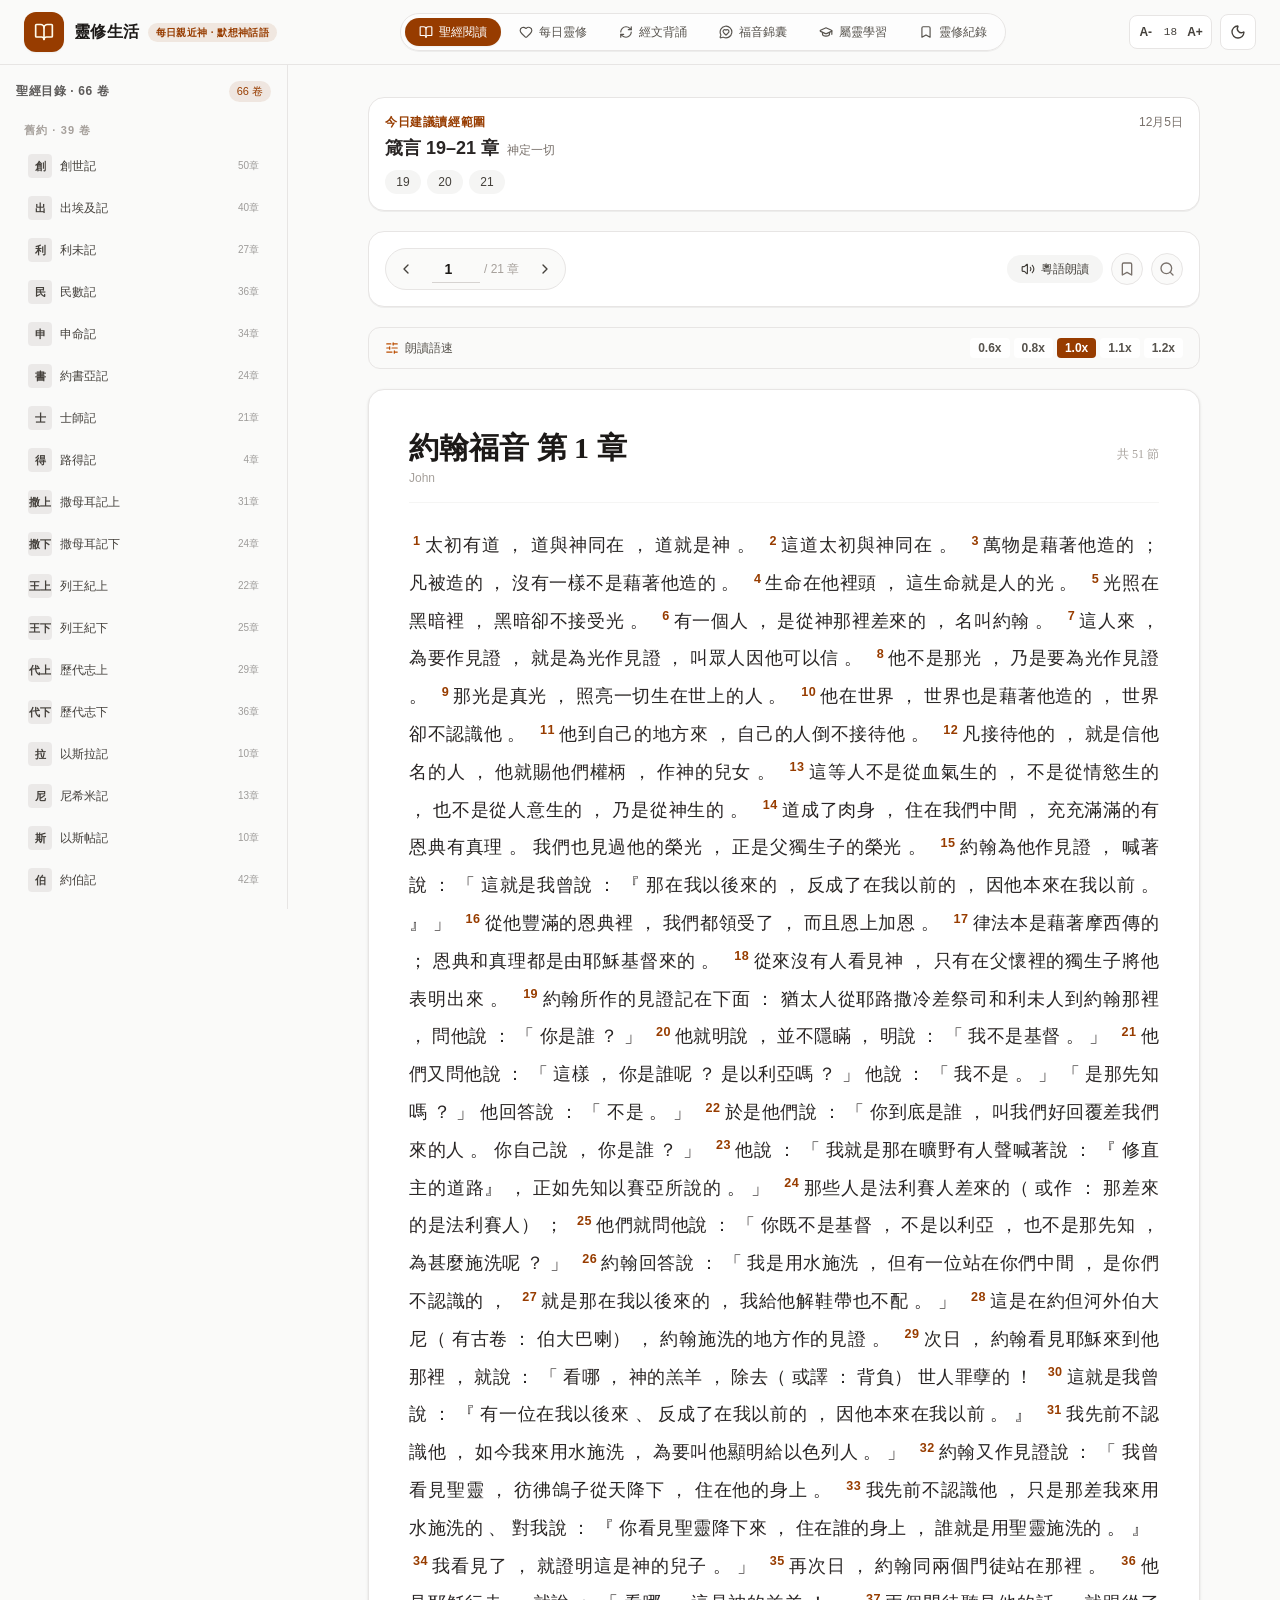
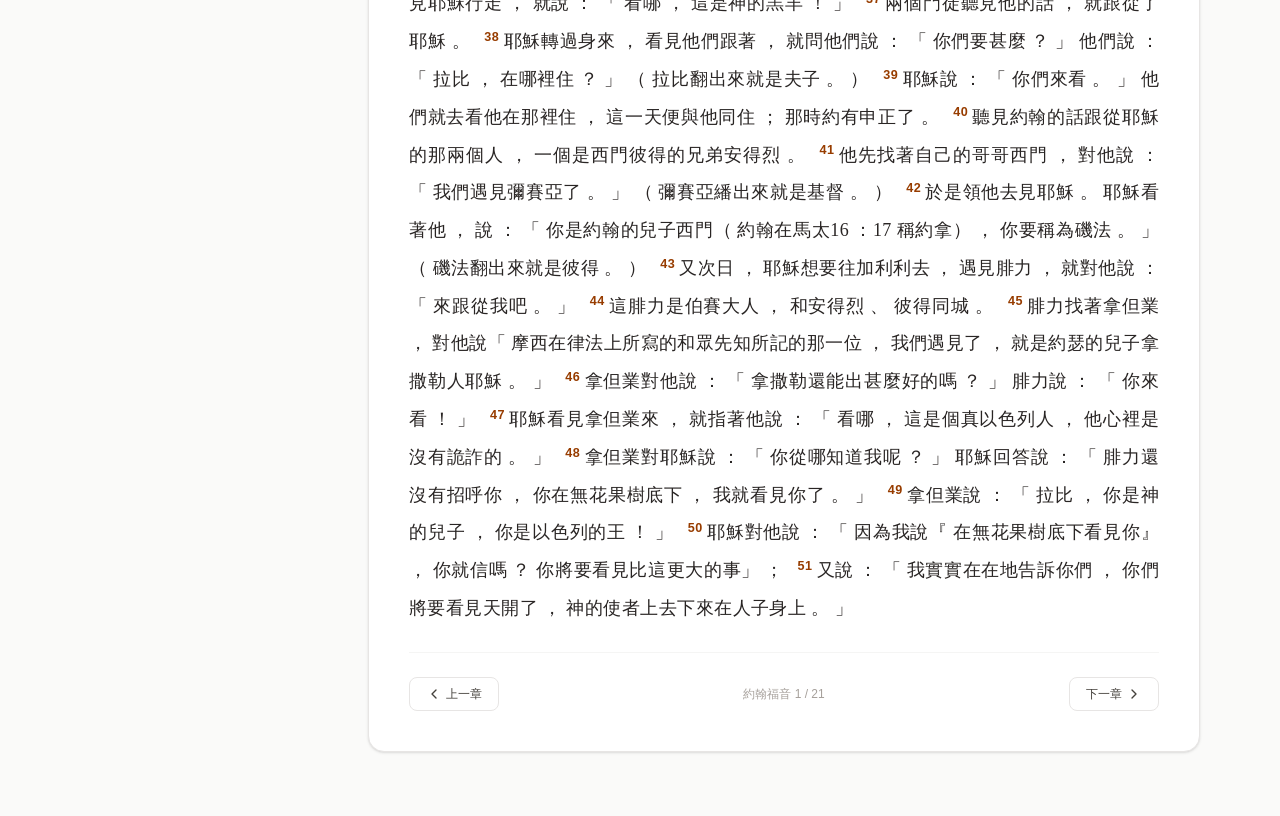
<file: index.html>
<!doctype html>
<html lang="zh-Hant">
  <head>
    <meta charset="UTF-8" />
    <meta name="viewport" content="width=device-width, initial-scale=1.0, maximum-scale=5.0, viewport-fit=cover" />
    <title>靈修生活</title>
    <meta name="description" content="每日親近神：聖經66卷閱讀、粵語語音朗讀、靈修三部曲默想日記、經文循環背誦與福音錦囊（福音剝洋蔥及未信主原因解答）。" />
    <meta name="apple-mobile-web-app-capable" content="yes" />
    <meta name="apple-mobile-web-app-status-bar-style" content="default" />
    <link rel="icon" href="./favicon.svg" type="image/svg+xml" />
    <link rel="icon" href="./icon.png" type="image/png" sizes="512x512" />
    <link rel="apple-touch-icon" href="./apple-touch-icon.png" />
    <meta name="theme-color" content="#1c1917" />
    <meta property="og:title" content="靈修生活" />
    <meta property="og:description" content="每日親近神：聖經66卷閱讀、粵語語音朗讀、靈修三部曲默想日記、經文循環背誦與福音錦囊（福音剝洋蔥及未信主原因解答）。" />
    <meta property="og:type" content="website" />
    <meta name="twitter:card" content="summary_large_image" />
    <link rel="stylesheet" href="./fonts/fonts.css">
    <script type="module" crossorigin src="./assets/index-XdyvPTOa.js"></script>
    <link rel="stylesheet" crossorigin href="./assets/index-B8dxOQ4d.css">
  </head>
  <body class="bg-stone-50 text-stone-900 antialiased selection:bg-amber-100 selection:text-amber-900">
    <div id="root"></div>
  </body>
</html>
</file>
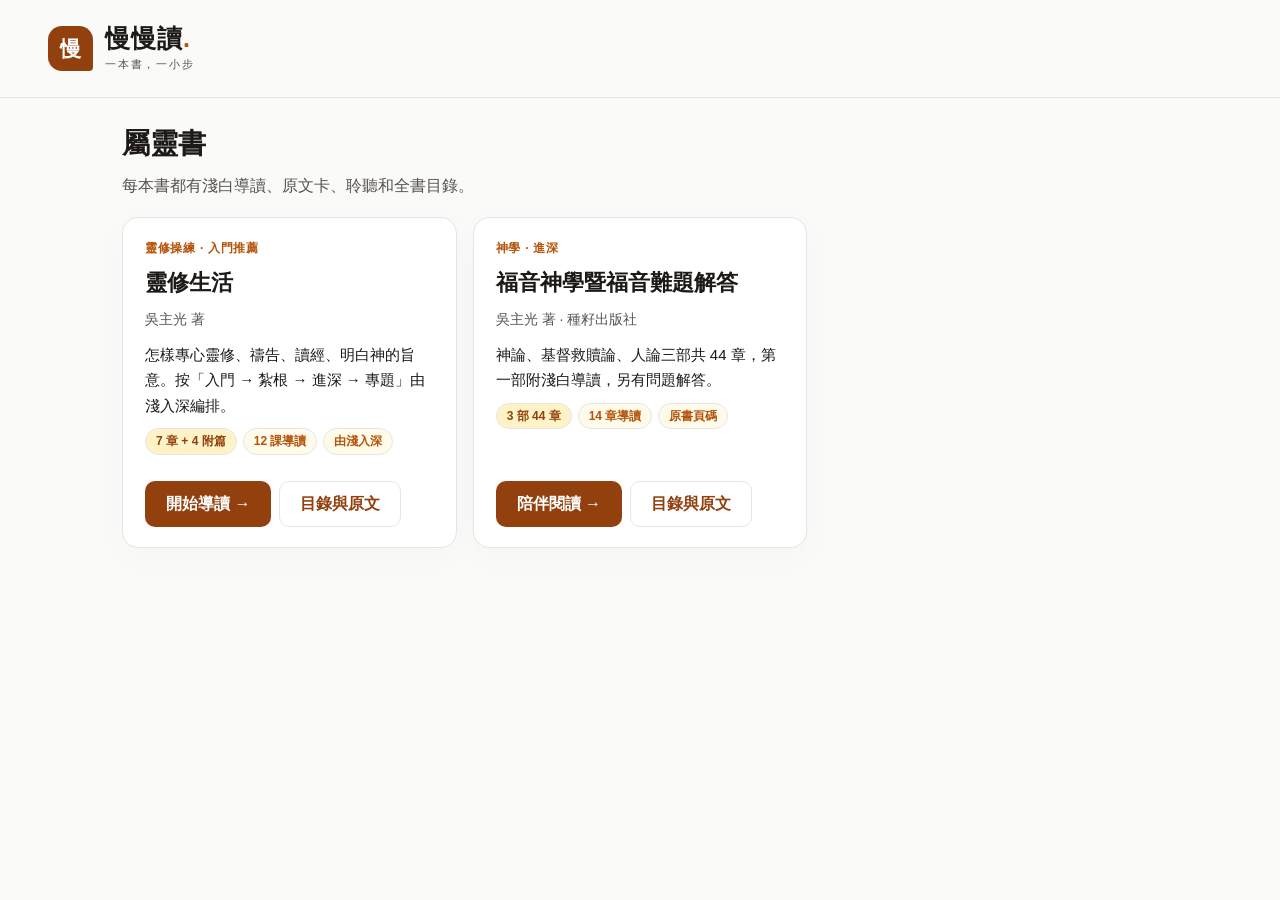
<file: study/index.html>
<!doctype html>
<html lang="zh-HK">
<head>
  <meta charset="UTF-8">
  <meta name="viewport" content="width=device-width, initial-scale=1">
  <meta name="theme-color" content="#92400e">
  <meta name="description" content="屬靈學習書架：選擇一本書，再用淺白導讀、原文卡和聆聽慢慢讀。">
  <title>屬靈書</title>
  <script>
  // 舊連結相容：index.html#chapter-N（福音神學陪伴閱讀）轉往 gospel.html
  const legacy = () => { if (/^#chapter-\d+$/.test(location.hash)) location.replace('gospel.html' + location.hash); };
  legacy(); addEventListener('hashchange', legacy);
  </script>
  <link rel="icon" href="assets/favicon.svg" type="image/svg+xml">
  <link rel="stylesheet" href="styles.css">
  <link rel="stylesheet" href="site-theme.css">
  <link rel="stylesheet" href="book.css">
  <script src="embed.js"></script>
  <style>
  .shelf{max-width:1100px;margin:0 auto;padding:22px 32px 30px}
  .shelf h1{font-size:28px;margin:0 0 4px}.shelf>p{color:var(--muted);margin:0 0 18px}
  .shelf-grid{display:grid;grid-template-columns:repeat(auto-fill,minmax(300px,1fr));gap:16px}
  .shelf-book{display:flex;flex-direction:column;gap:10px;border:1px solid var(--border);background:var(--card);border-radius:16px;padding:20px 22px;box-shadow:var(--shadow)}
  .shelf-book .cat{font-size:12px;font-weight:700;color:var(--accent);letter-spacing:.06em}
  .shelf-book h2{margin:0;font-size:22px;line-height:1.35}.shelf-book .by{margin:0;color:var(--muted);font-size:14px}
  .shelf-book p.d{margin:0;font-size:15px;line-height:1.7}
  .shelf-book .tags{display:flex;flex-wrap:wrap;gap:6px}
  .shelf-book .acts{display:flex;flex-wrap:wrap;gap:8px;margin-top:auto;padding-top:6px}
  .shelf-book .acts .button{min-height:44px}
  .shelf-last{font-size:13px;color:var(--muted);min-height:0;margin:0}
  .shelf-resume{height:auto!important;padding-top:8px;padding-bottom:8px;display:flex;flex-direction:column;align-items:flex-start;min-height:48px;line-height:1.35}.shelf-resume[hidden]{display:none}.shelf-resume small{display:block;font-weight:400;font-size:12px;opacity:.9;overflow:hidden;text-overflow:ellipsis;white-space:nowrap;max-width:100%}
  @media(max-width:600px){.shelf{padding:14px 14px 20px}.shelf h1{font-size:23px}.shelf-grid{grid-template-columns:1fr}}
  </style>
</head>
<body>
<header class="site-header">
  <a class="brand" href="index.html" aria-label="慢慢讀書架"><span class="brand-icon" aria-hidden="true">慢</span><span><strong>慢慢讀<span class="brand-dot">.</span></strong><small>一本書，一小步</small></span></a>
</header>
<main class="shelf" id="main">
  <h1>屬靈書</h1>
  <p>每本書都有淺白導讀、原文卡、聆聽和全書目錄。</p>
  <div class="shelf-grid">
    <article class="shelf-book" data-book="lingxiu">
      <span class="cat">靈修操練 · 入門推薦</span>
      <h2>靈修生活</h2><p class="by">吳主光 著</p>
      <p class="d">怎樣專心靈修、禱告、讀經、明白神的旨意。按「入門 → 紮根 → 進深 → 專題」由淺入深編排。</p>
      <div class="tags"><span class="badge ok">7 章 + 4 附篇</span><span class="badge">12 課導讀</span><span class="badge">由淺入深</span></div>
      <p class="shelf-last" data-last="slow-reader:lingxiu:v1"></p>
      <a class="button primary shelf-resume" data-resume="slow-reader:lingxiu:marks:v1" href="lingxiu.html#resume" hidden><span>↺ 繼續上次閱讀</span><small></small></a>
      <div class="acts"><a class="button primary" href="lingxiu.html">開始導讀 →</a><a class="button outline" href="lingxiu-book.html">目錄與原文</a></div>
    </article>
    <article class="shelf-book" data-book="gospel">
      <span class="cat">神學 · 進深</span>
      <h2>福音神學暨福音難題解答</h2><p class="by">吳主光 著 · 種籽出版社</p>
      <p class="d">神論、基督救贖論、人論三部共 44 章，第一部附淺白導讀，另有問題解答。</p>
      <div class="tags"><span class="badge ok">3 部 44 章</span><span class="badge">14 章導讀</span><span class="badge">原書頁碼</span></div>
      <p class="shelf-last" data-last="slow-reader:v1"></p>
      <a class="button primary shelf-resume" data-resume="slow-reader:marks:v1" href="gospel.html#resume" hidden><span>↺ 繼續上次閱讀</span><small></small></a>
      <div class="acts"><a class="button primary" href="gospel.html">陪伴閱讀 →</a><a class="button outline" href="book.html">目錄與原文</a></div>
    </article>
  </div>
</main>
<script>
document.querySelectorAll('[data-last]').forEach(el => {
  try { const s = JSON.parse(localStorage.getItem(el.dataset.last) || 'null'); if (s && s.chapter) el.textContent = `上次讀到第 ${s.chapter} 課／章，已讀完 ${(s.done || []).length} 個。`; } catch {}
});
document.querySelectorAll('[data-resume]').forEach(a => {
  try { const m = (JSON.parse(localStorage.getItem(a.dataset.resume) || 'null') || {}).last; if (m && m.chapter) { a.hidden = false; a.querySelector('small').textContent = `${m.mode === 'easy' ? '導讀' : '原文'}第 ${m.card + 1} 小段${m.para > 0 ? '第 ' + (m.para + 1) + ' 段' : ''}${m.sent > 0 ? '第 ' + (m.sent + 1) + ' 句' : ''}${m.snippet ? '「' + m.snippet.slice(0, 24) + '…」' : ''}`; } } catch {}
});
try { const t = (JSON.parse(localStorage.getItem('slow-reader:v1') || '{}').settings || {}).theme; if (t) document.body.dataset.theme = t; } catch {}
</script>
</body>
</html>
</file>
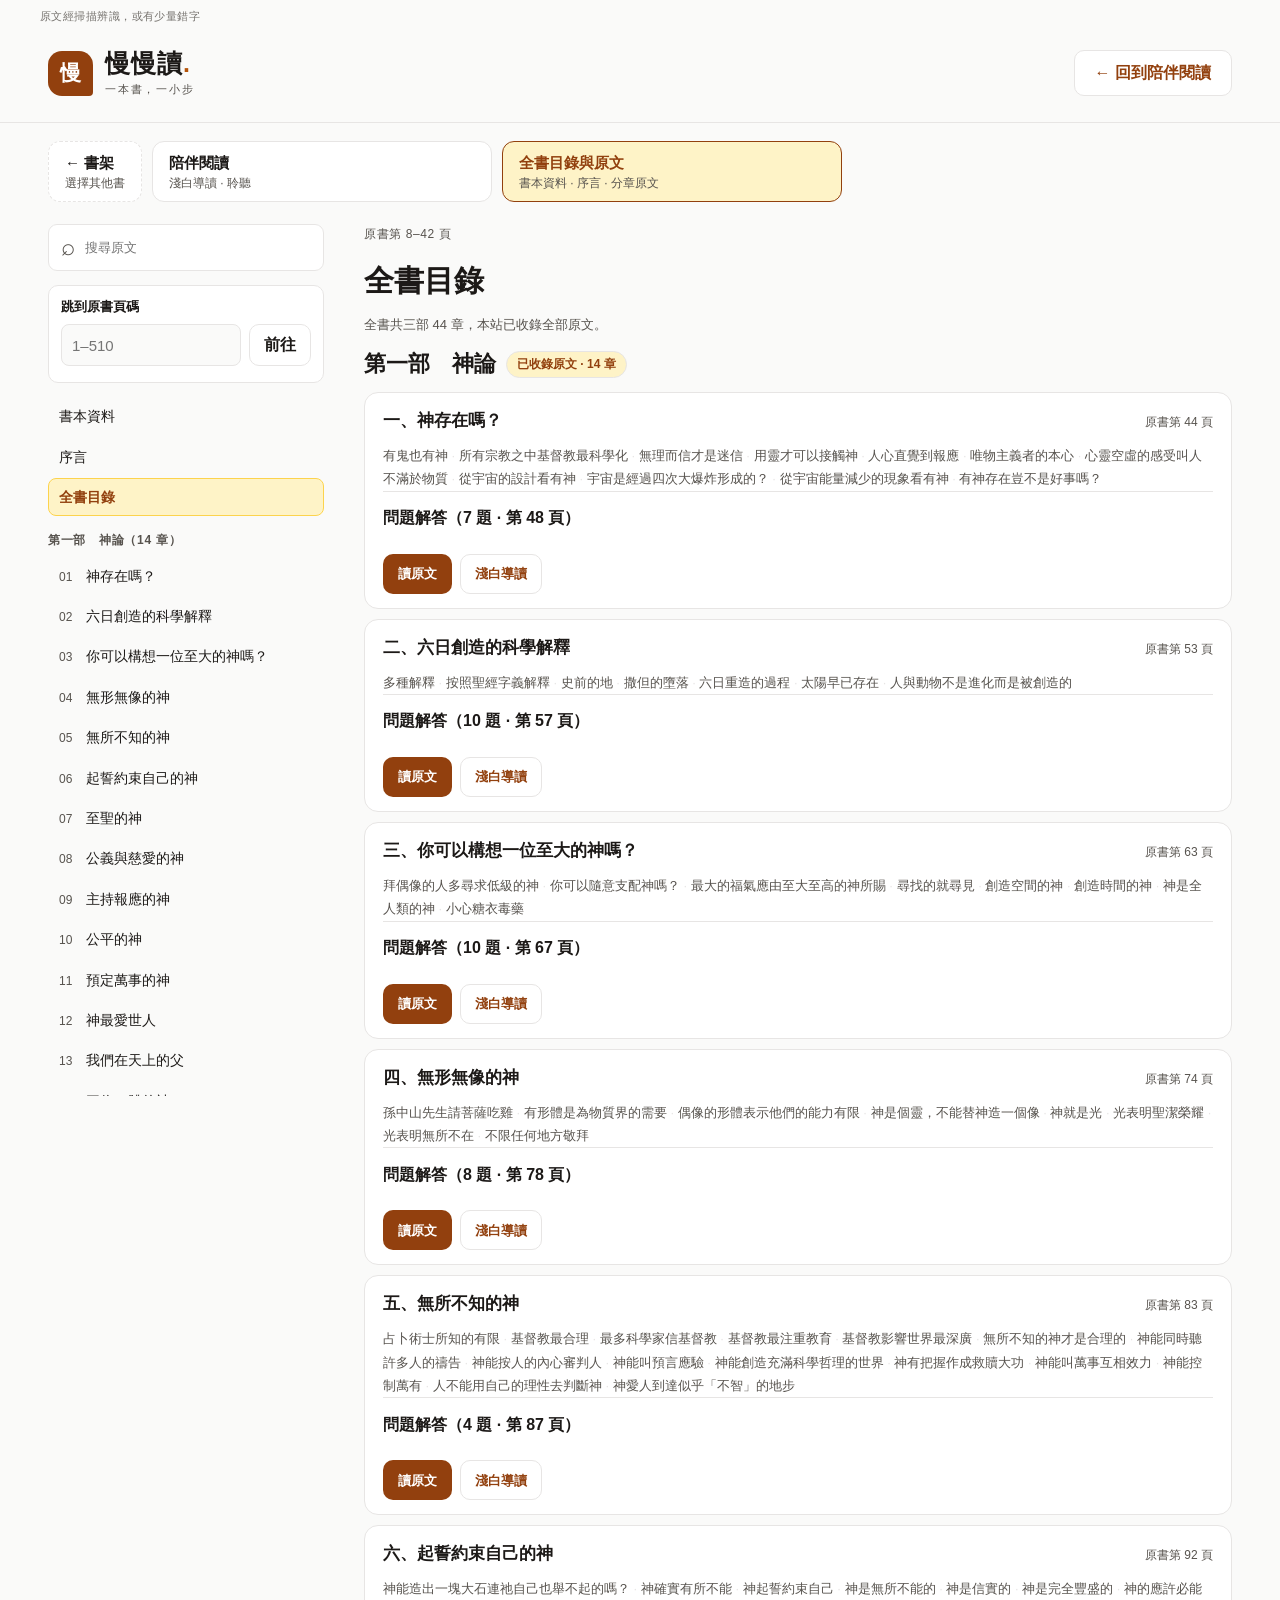
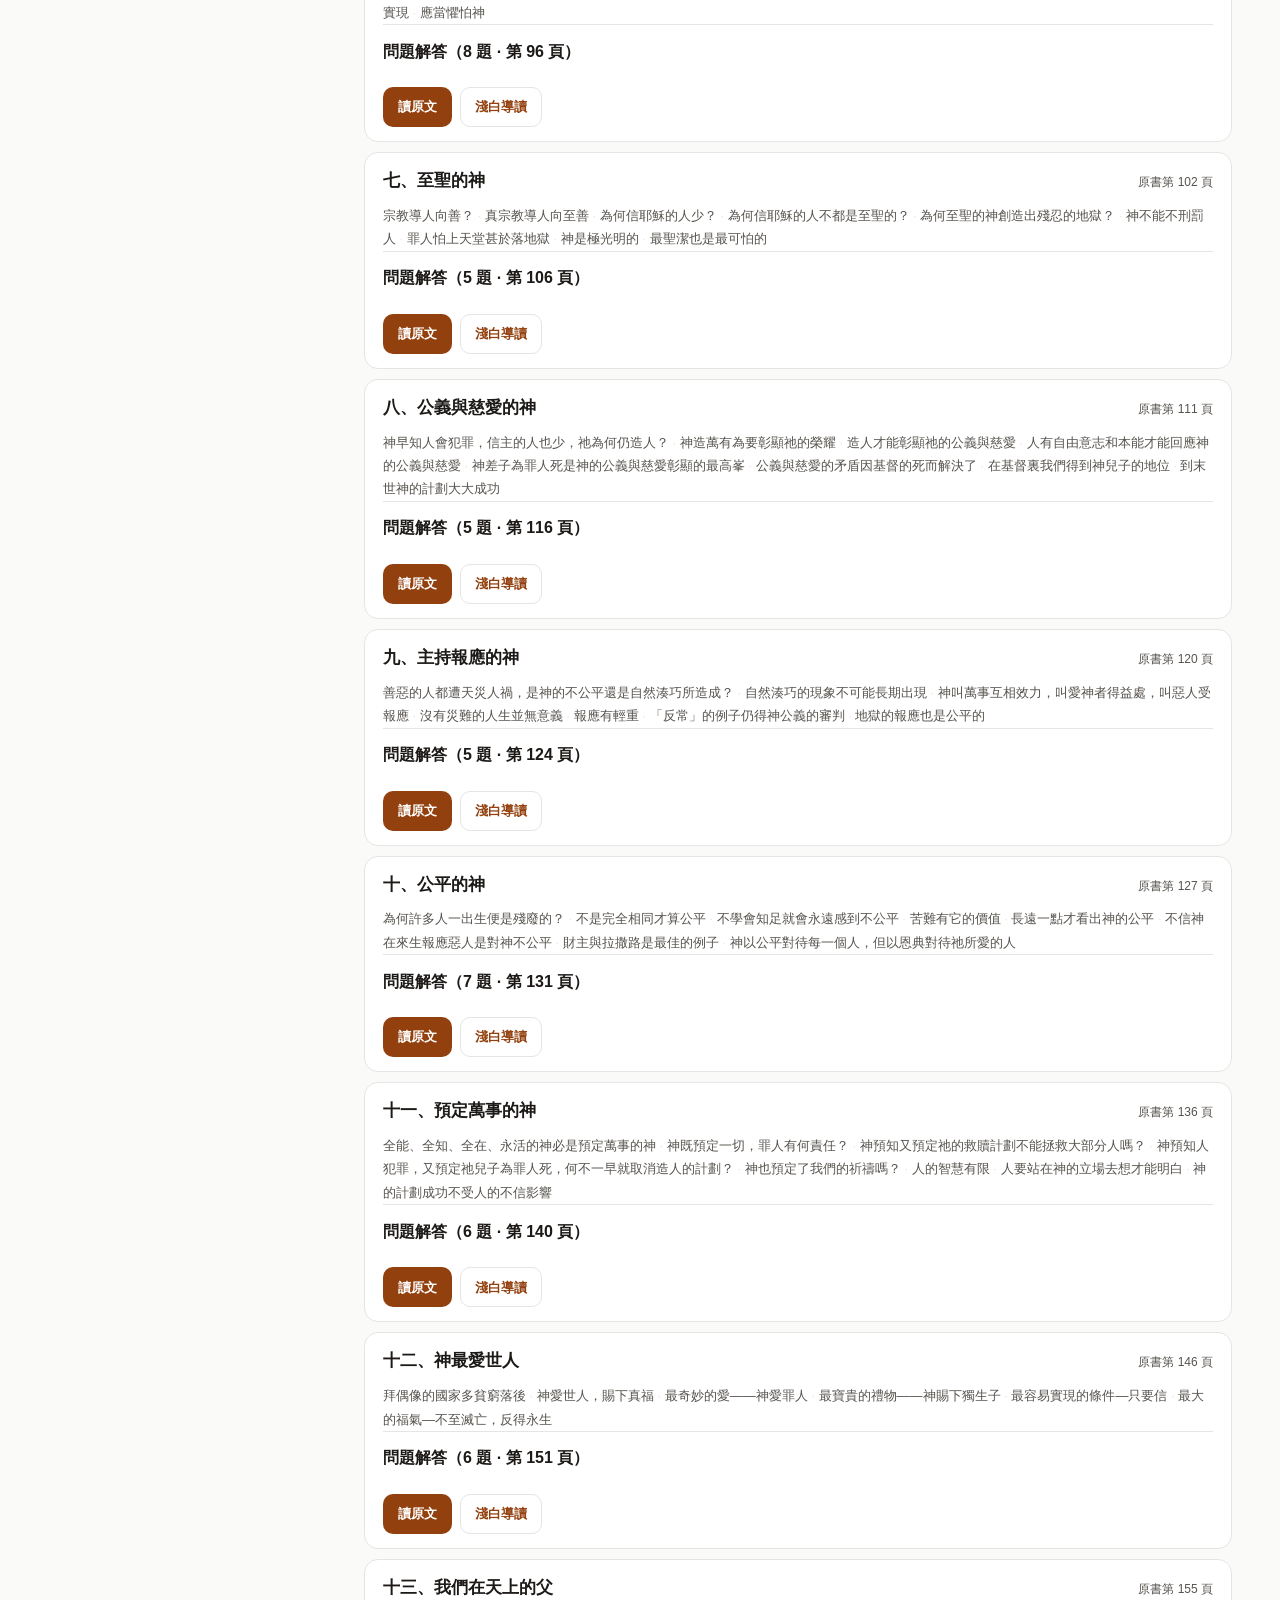
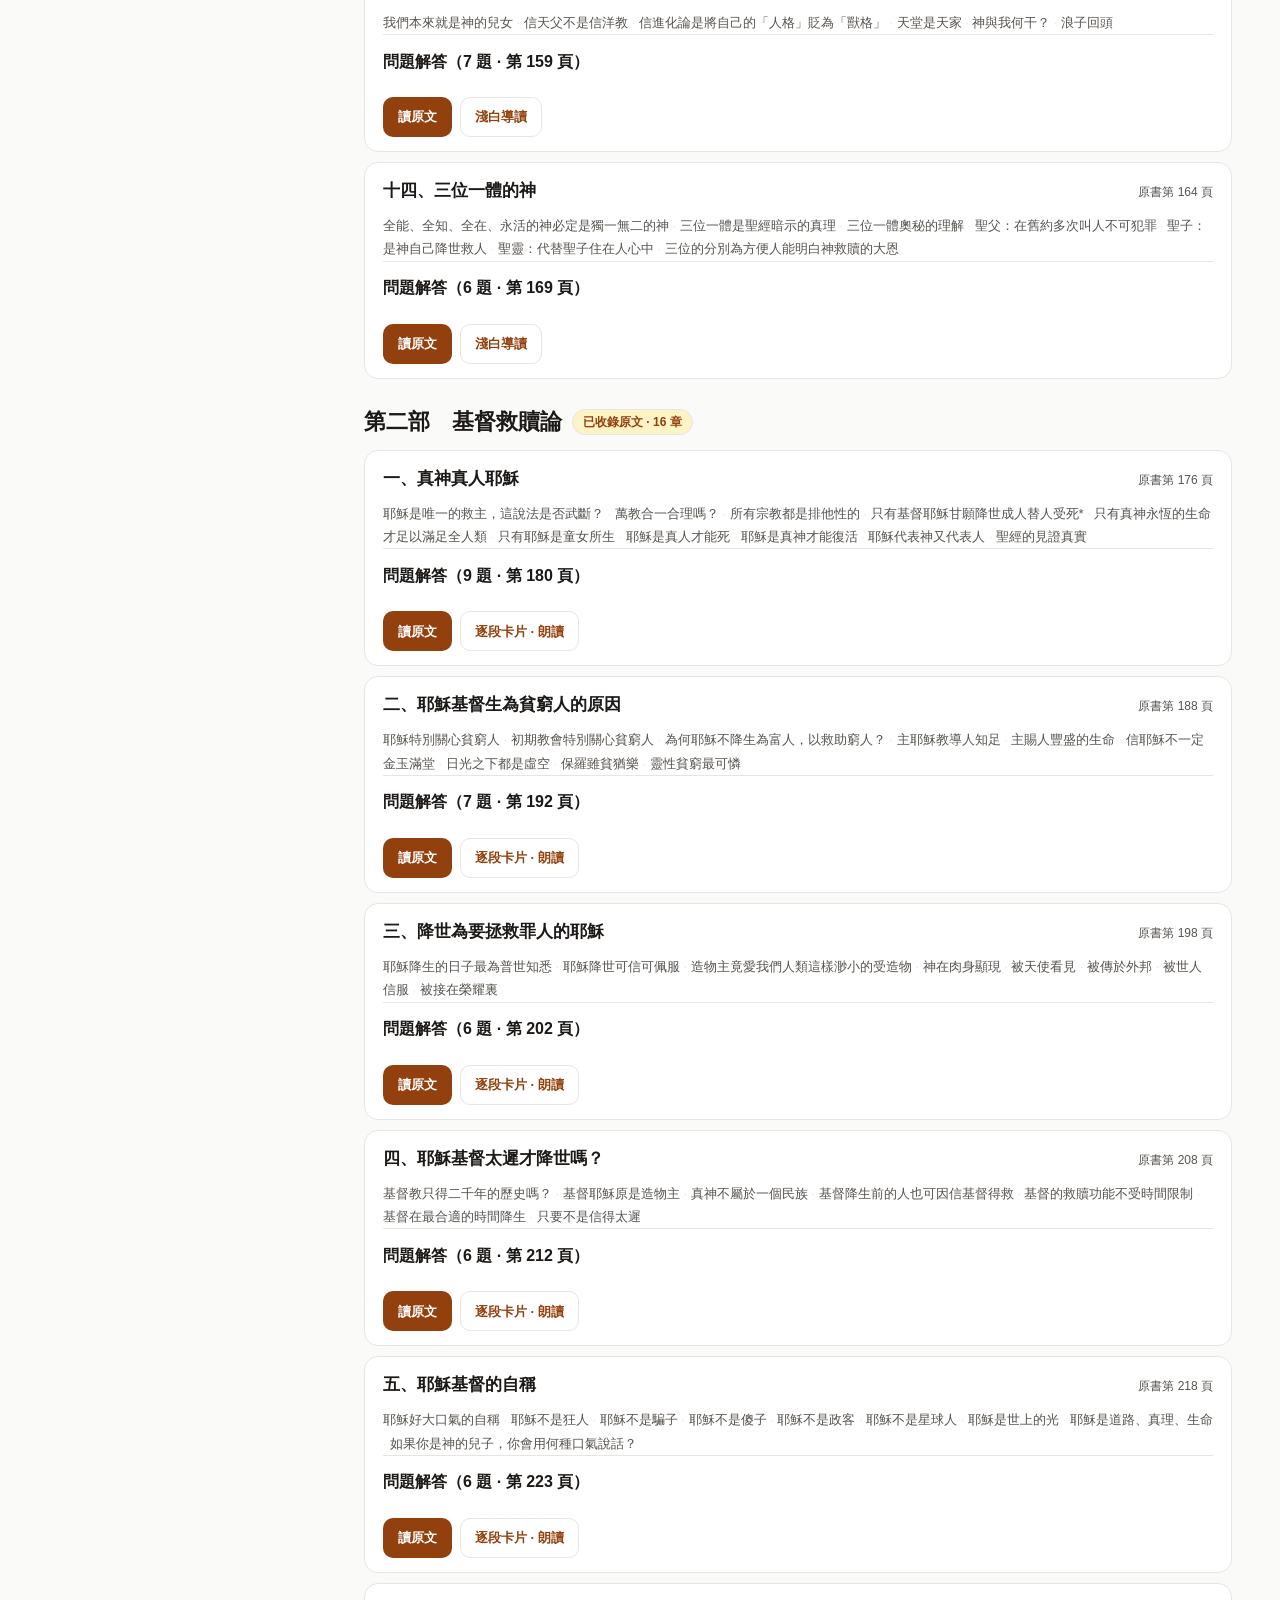
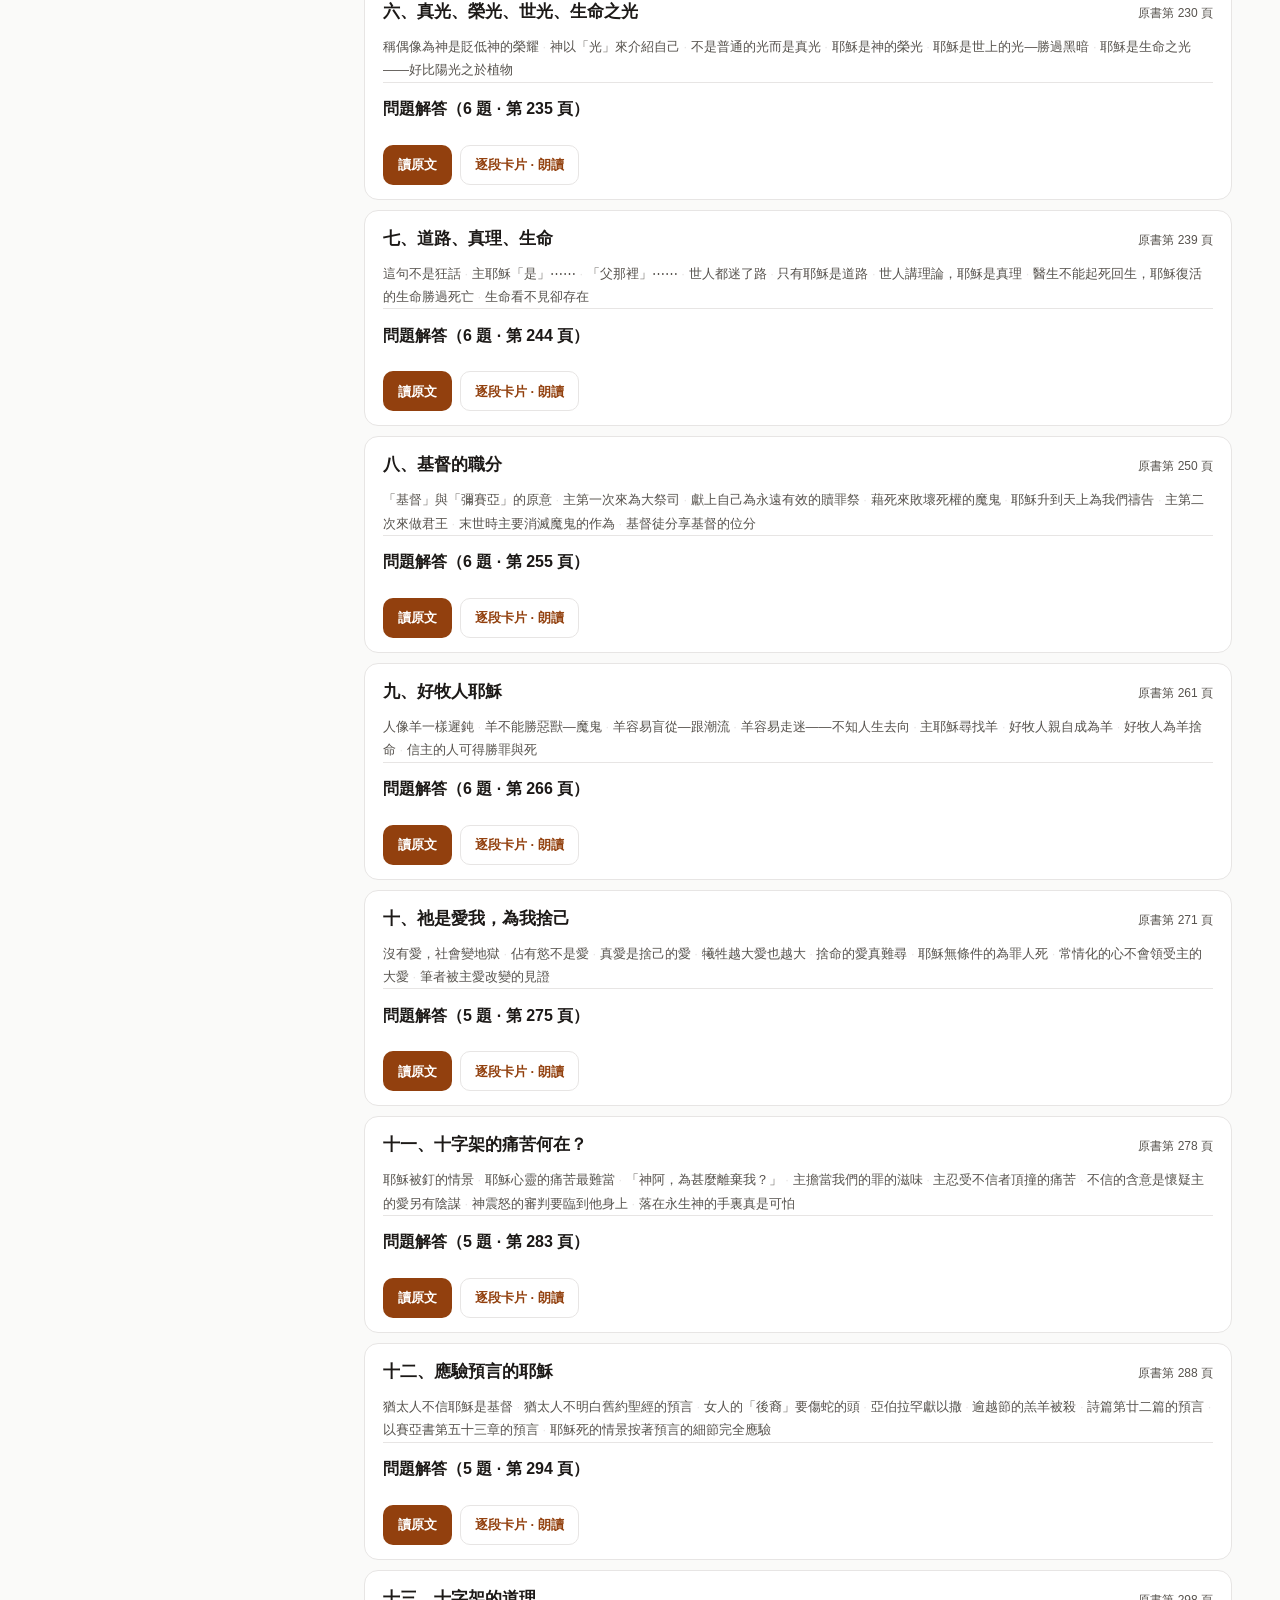
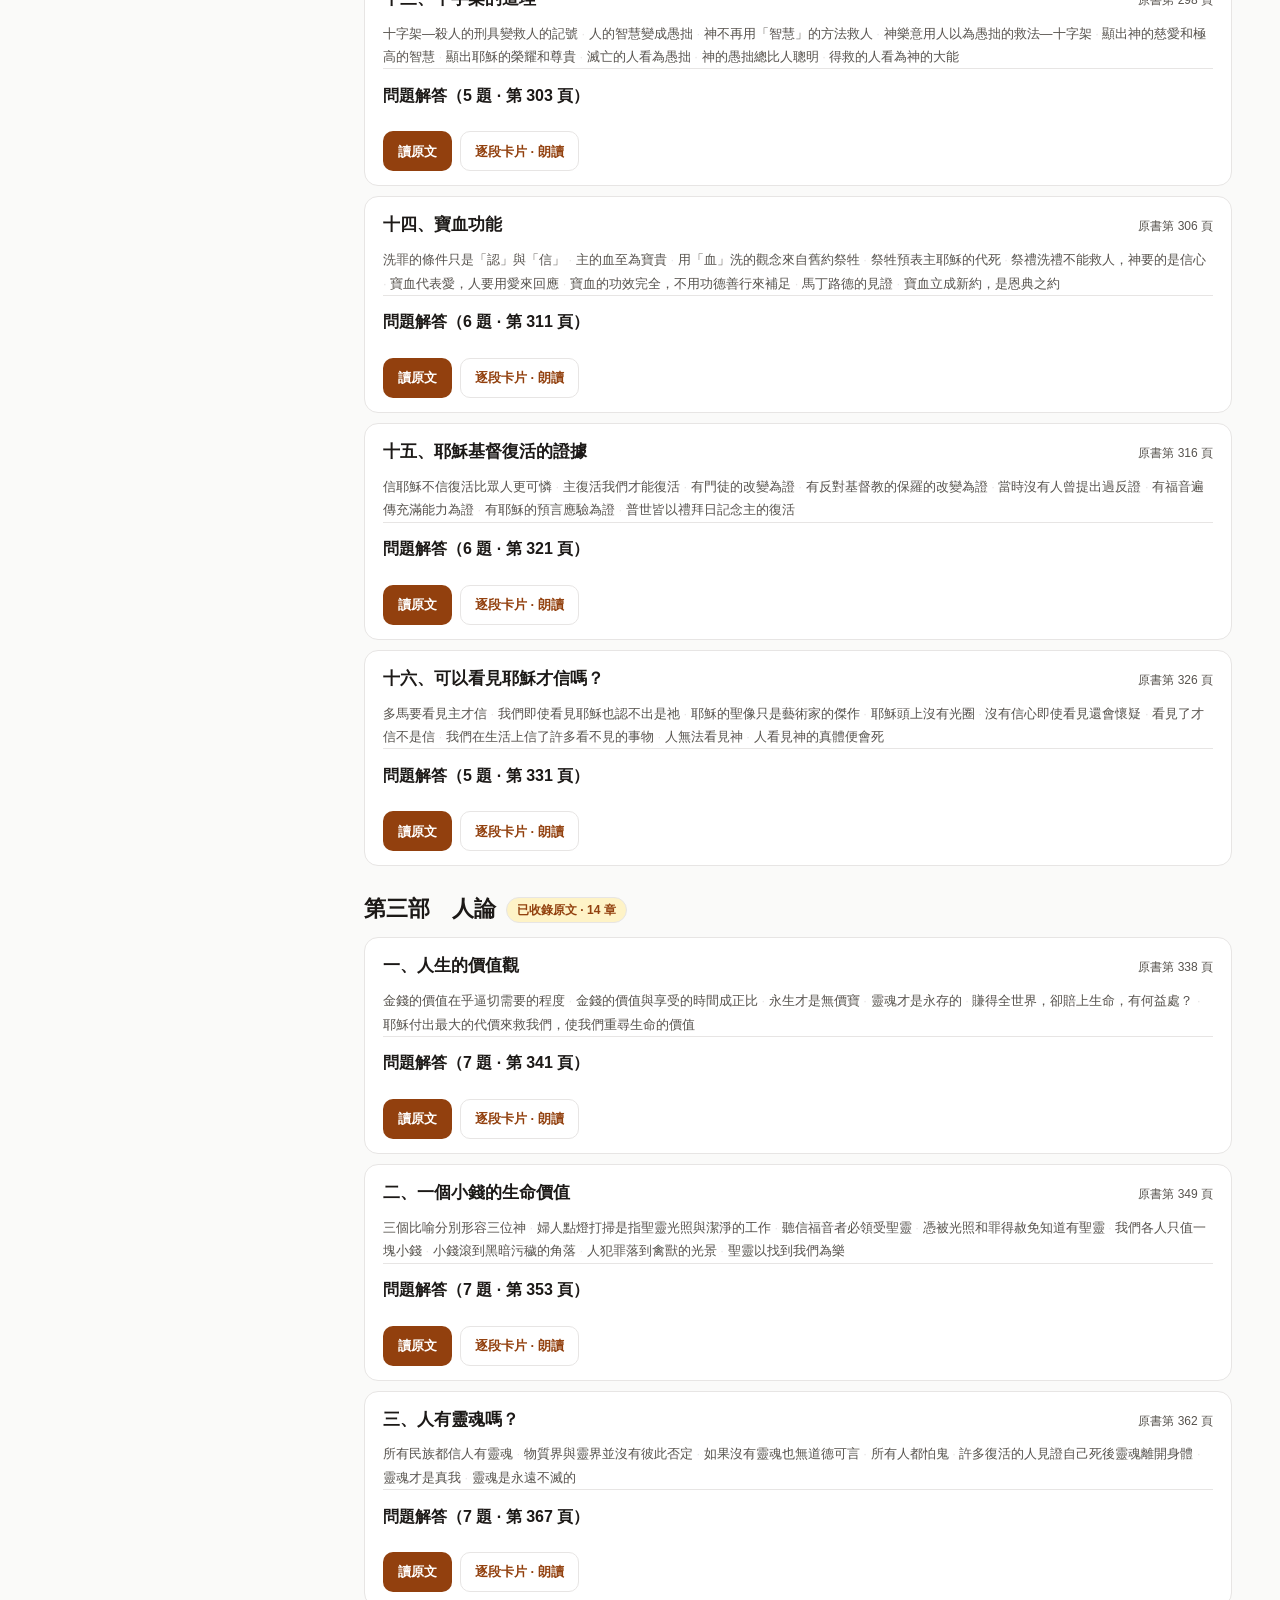
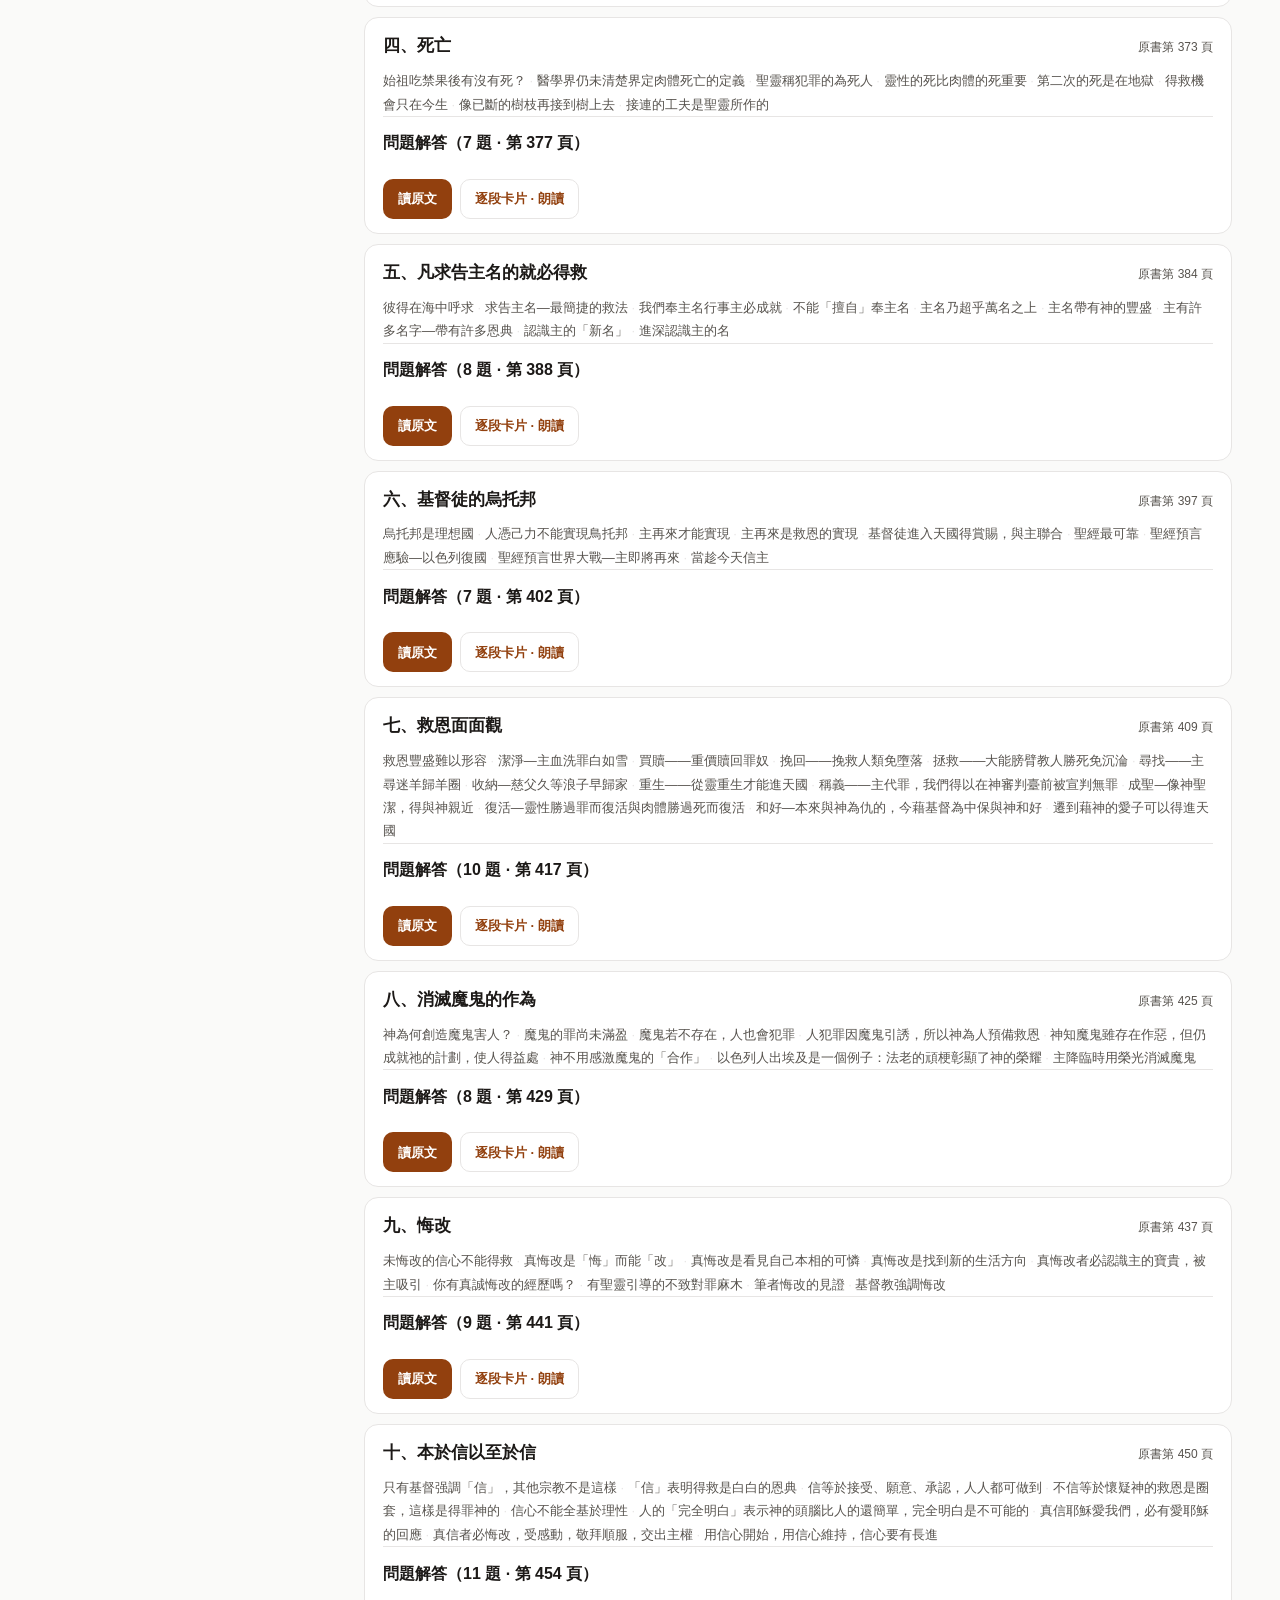
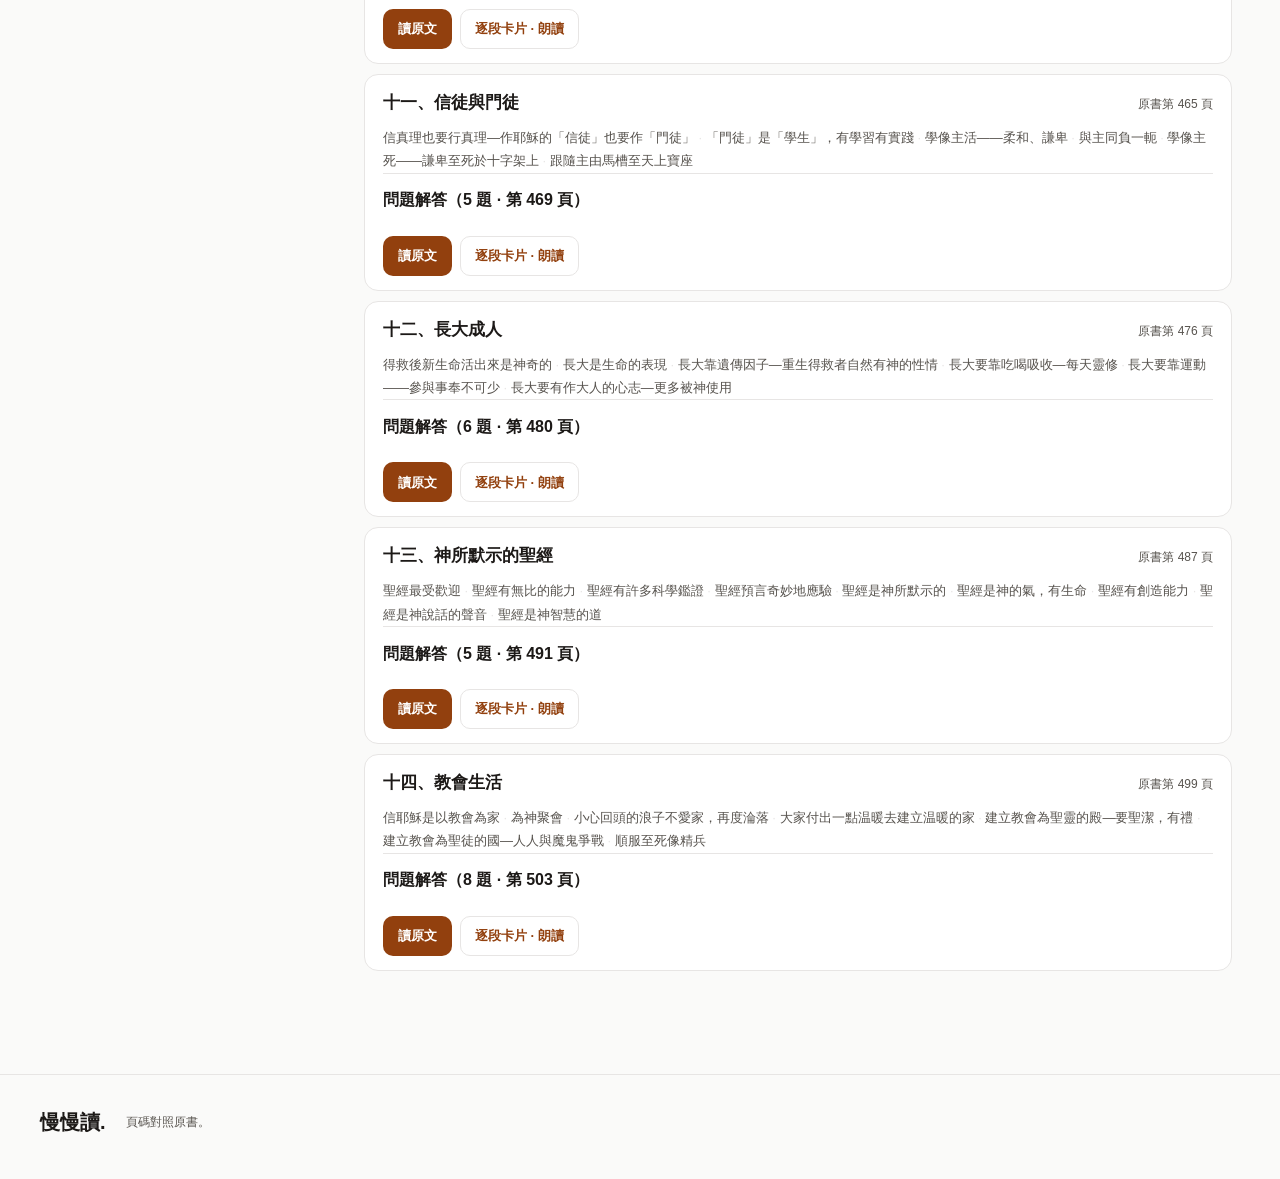
<file: study/book.html>
<!doctype html>
<html lang="zh-HK">
<head>
  <meta charset="UTF-8">
  <meta name="viewport" content="width=device-width, initial-scale=1">
  <meta name="theme-color" content="#92400e">
  <meta name="description" content="《福音神學暨福音難題解答（修訂版）》書本資料、序言、全書目錄，以及全書三部（神論、基督救贖論、人論）共 44 章原文（按章、段落及問題解答分段，保留原書頁碼）。">
  <title>全書目錄與原文 · 慢慢讀</title>
  <link rel="icon" href="assets/favicon.svg" type="image/svg+xml">
  <link rel="stylesheet" href="styles.css">
  <link rel="stylesheet" href="site-theme.css">
  <link rel="stylesheet" href="book.css">
  <script src="swipe.js"></script>
<script src="embed.js"></script>
  <script src="assets/book.js" defer></script>
  <script src="book.app.js" defer></script>
</head>
<body>
<a class="skip" href="#book-main">跳到內容</a>
<p class="study-note">原文經掃描辨識，或有少量錯字</p>
<header class="site-header">
  <a class="brand" href="gospel.html" aria-label="慢慢讀，回到陪伴閱讀"><span class="brand-icon" aria-hidden="true">慢</span><span><strong>慢慢讀<span class="brand-dot">.</span></strong><small>一本書，一小步</small></span></a>
  <nav aria-label="主要功能"><a class="button outline" href="gospel.html">← 回到陪伴閱讀</a></nav>
</header>
<nav class="book-switch" aria-label="閱讀方式"><a class="shelf-link" href="index.html">← 書架<small>選擇其他書</small></a><a href="gospel.html">陪伴閱讀<small>淺白導讀 · 聆聽</small></a><a href="book.html" aria-current="page">全書目錄與原文<small>書本資料 · 序言 · 分章原文</small></a></nav>
<main class="book-layout">
  <aside class="book-sidebar" aria-label="全書導覽">
    <div class="book-sidebar-inner">
      <label class="search-label" for="book-search"><span aria-hidden="true">⌕</span><input type="search" id="book-search" placeholder="搜尋原文" aria-label="搜尋原文（全書）" autocomplete="off"></label>
      <div class="book-page-jump"><label for="book-page">跳到原書頁碼</label><div><input id="book-page" type="number" inputmode="numeric" min="1" max="510" placeholder="1–510"><button id="book-page-go" class="button outline">前往</button></div><p id="book-page-help" class="field-note" role="status"></p></div>
      <label class="book-select-label" for="book-select">選擇章節</label>
      <select id="book-select" class="book-select" aria-label="選擇章節"></select>
      <nav id="book-nav" class="book-nav" aria-label="章節"></nav>
    </div>
  </aside>
  <section id="book-main" class="book-main" tabindex="-1" aria-live="off"></section>
</main>
<footer><a class="footer-brand" href="gospel.html">慢慢讀.</a><p>頁碼對照原書。</p></footer>
<noscript><p class="noscript">這個頁面需要啟用 JavaScript。你也可以直接<a href="assets/book-full.txt">開啟文字檔</a>。</p></noscript>
</body>
</html>
</file>
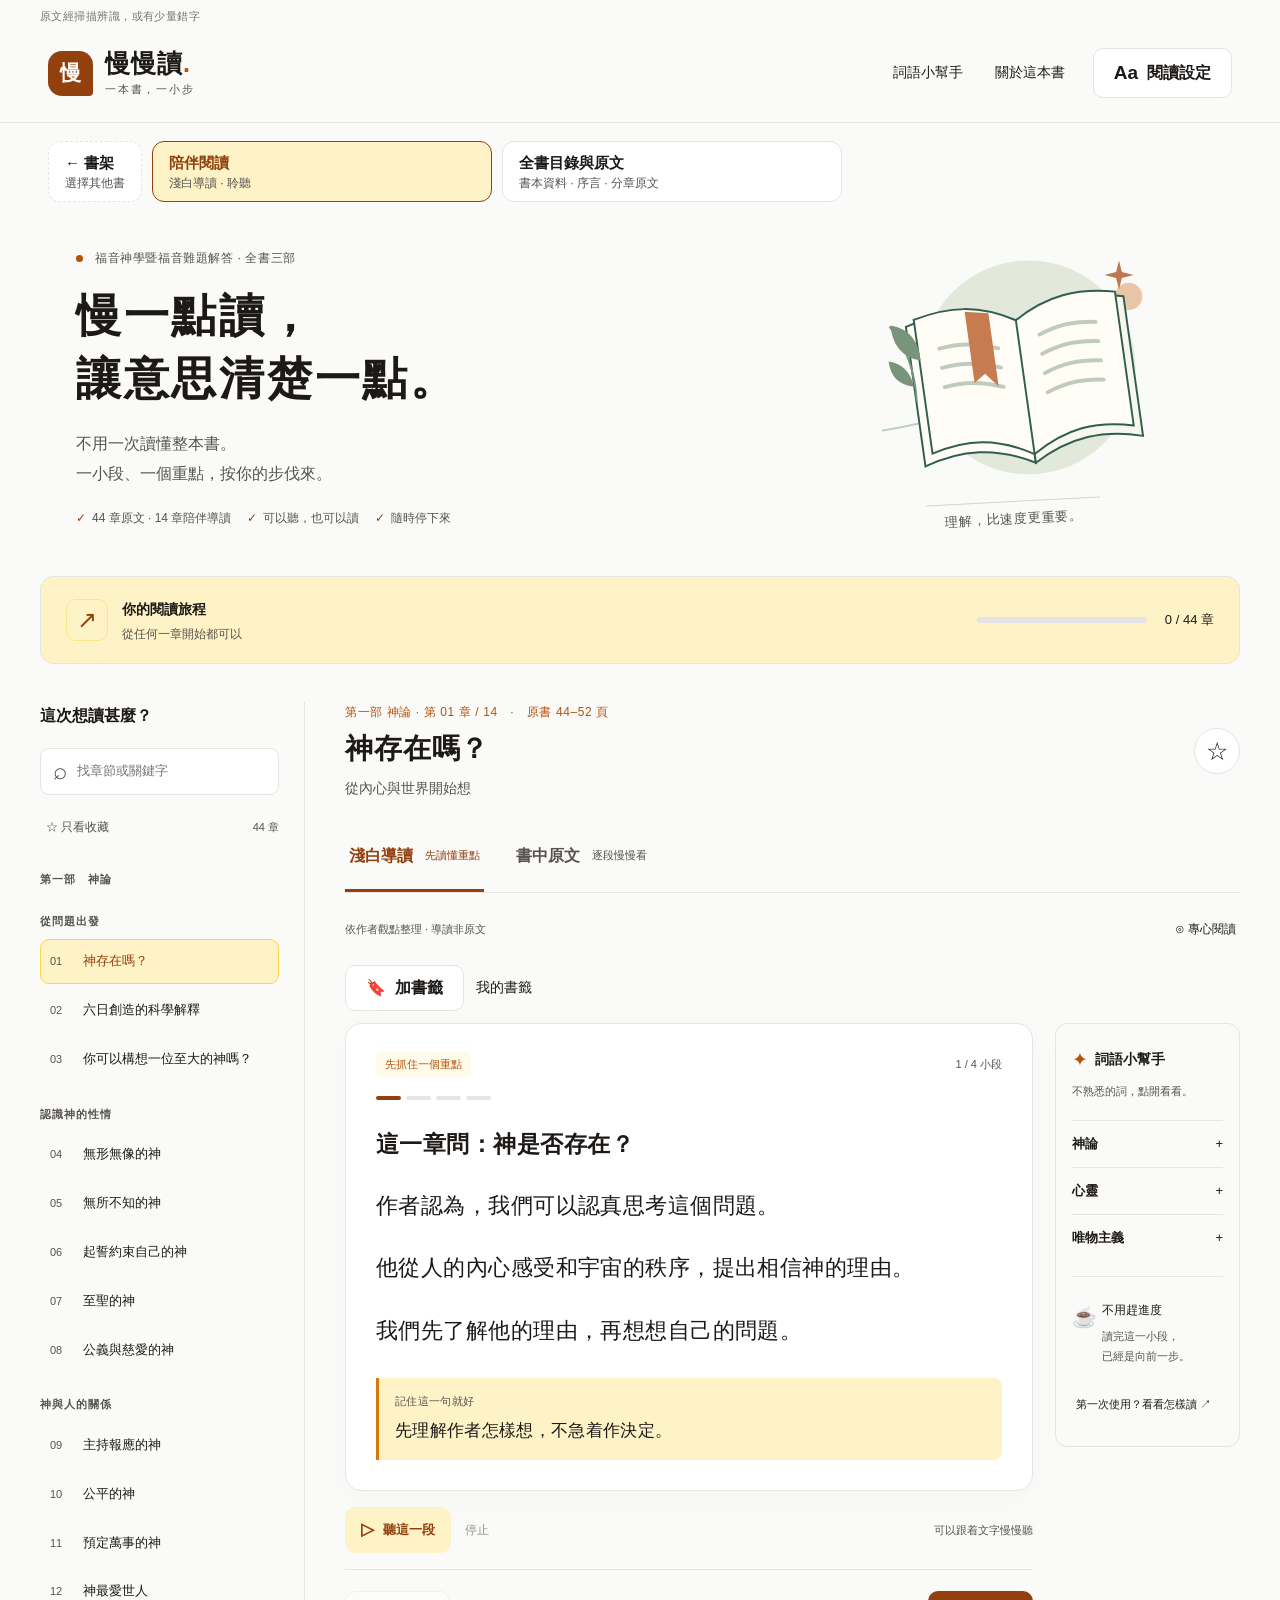
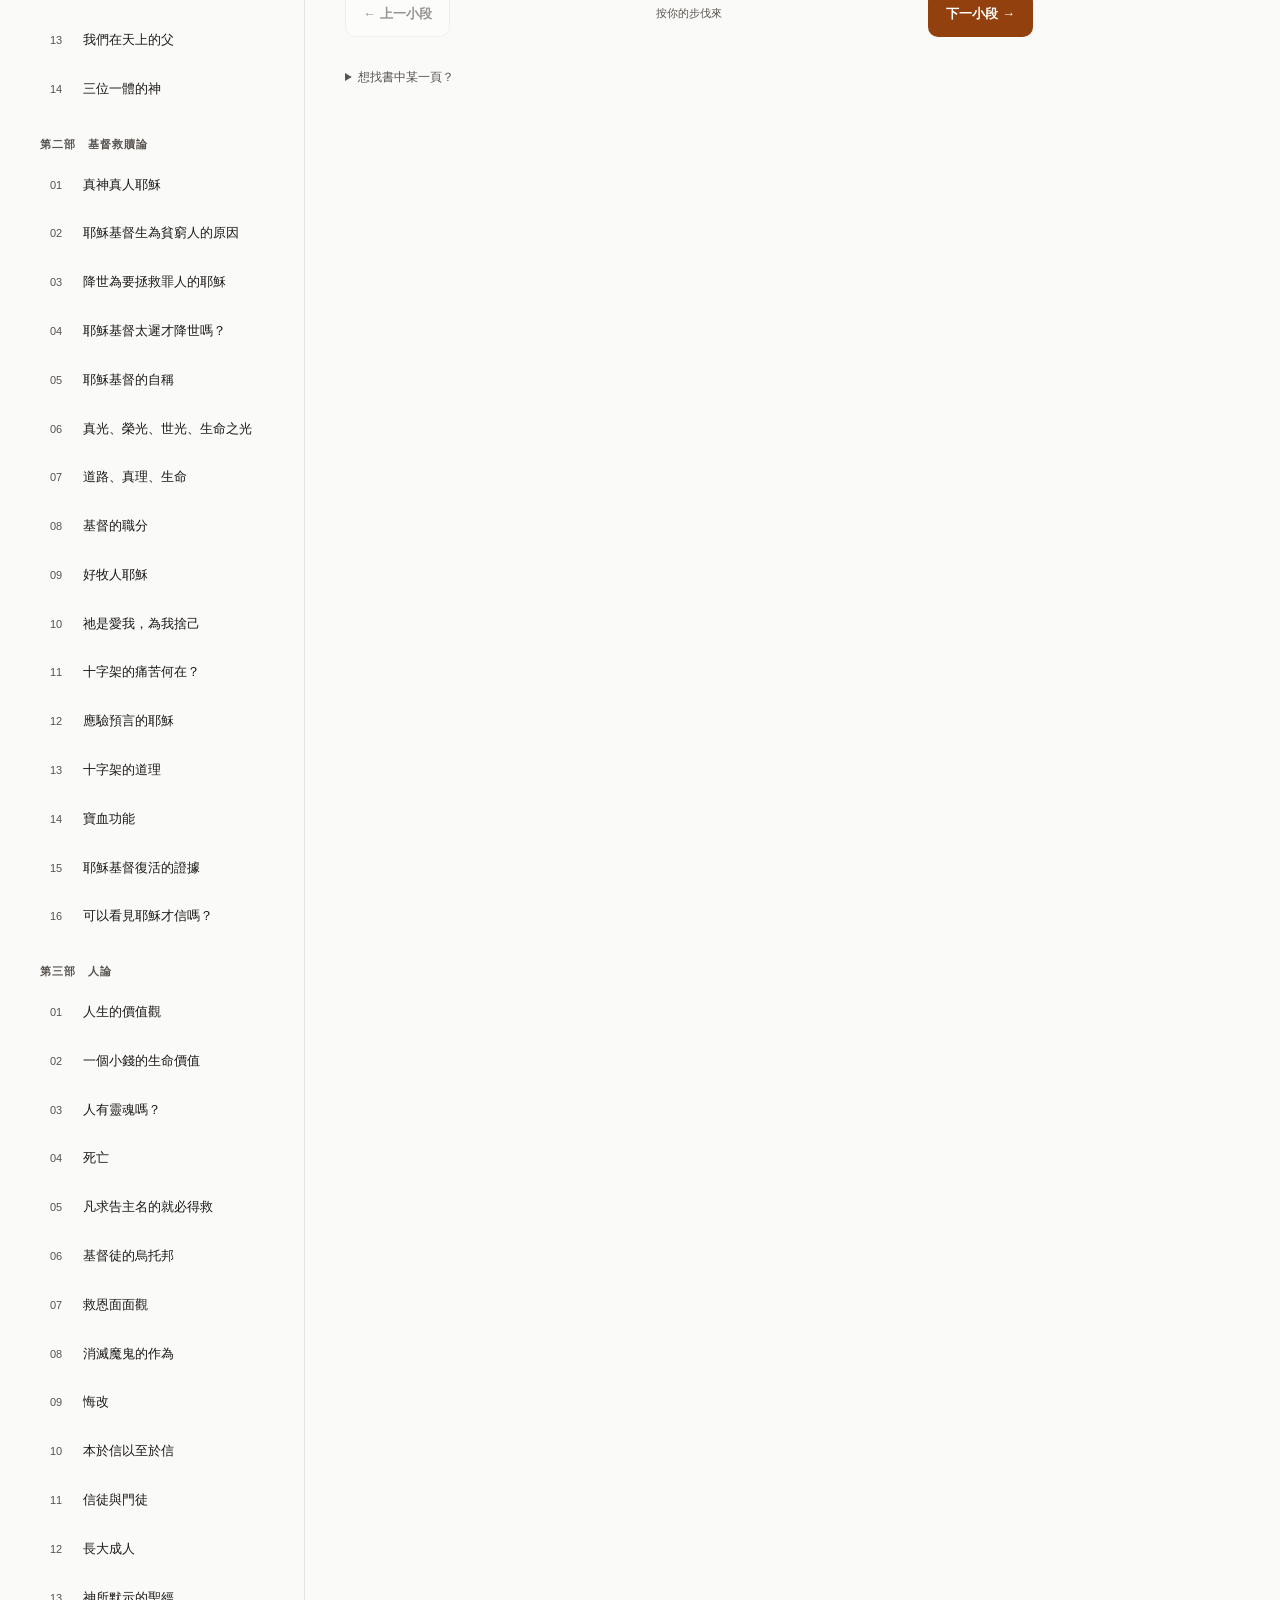
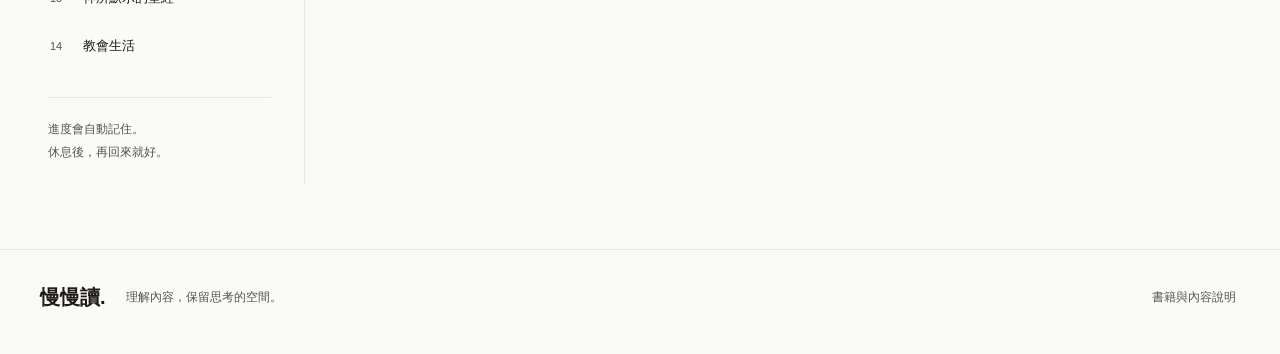
<file: study/gospel.html>
<!doctype html>
<html lang="zh-HK">
<head>
  <meta charset="UTF-8">
  <meta name="viewport" content="width=device-width, initial-scale=1">
  <meta name="theme-color" content="#92400e">
  <meta name="description" content="把《福音神學暨福音難題解答》全書三部拆成小段，配合原文卡、第一部淺白導讀、聆聽、詞語解釋和原文對照。按自己的步伐閱讀。">
  <title>慢慢讀 · 福音神學陪伴閱讀</title>
  <link rel="icon" href="assets/favicon.svg" type="image/svg+xml">
  <link rel="stylesheet" href="styles.css">
  <link rel="stylesheet" href="site-theme.css">
  <link rel="stylesheet" href="book.css">
  <script src="swipe.js"></script>
<script src="embed.js"></script>
  <script src="assets/content.js" defer></script>
  <script src="app.js" defer></script>
</head>
<body>
<a class="skip" href="#reader">跳到閱讀內容</a>
<p class="study-note">原文經掃描辨識，或有少量錯字</p>
<header class="site-header">
  <a class="brand" href="#chapter-1" aria-label="慢慢讀，第一章"><span class="brand-icon" aria-hidden="true">慢</span><span><strong>慢慢讀<span class="brand-dot">.</span></strong><small>一本書，一小步</small></span></a>
  <nav aria-label="主要功能"><button id="glossary-open" class="text-button">詞語小幫手</button><button id="about-open" class="text-button desktop-only">關於這本書</button><button id="settings-open" class="button outline"><span aria-hidden="true">Aa</span> 閱讀設定</button></nav>
</header>
<nav class="book-switch" aria-label="閱讀方式"><a class="shelf-link" href="index.html">← 書架<small>選擇其他書</small></a><a href="gospel.html" aria-current="page">陪伴閱讀<small>淺白導讀 · 聆聽</small></a><a href="book.html">全書目錄與原文<small>書本資料 · 序言 · 分章原文</small></a></nav>
<main id="main">
  <section class="hero" aria-labelledby="welcome-title">
    <div class="hero-copy"><p class="eyebrow"><span class="live-dot" aria-hidden="true"></span> 福音神學暨福音難題解答 · 全書三部</p><h1 id="welcome-title">慢一點讀，<br>讓意思清楚一點。</h1><p class="hero-description">不用一次讀懂整本書。<br>一小段、一個重點，按你的步伐來。</p><div class="hero-tags"><span>44 章原文 · 14 章陪伴導讀</span><span>可以聽，也可以讀</span><span>隨時停下來</span></div></div>
    <div class="hero-art" aria-hidden="true"><svg viewBox="0 0 360 260" fill="none"><circle cx="195" cy="131" r="110" fill="#e2e8da"/><circle cx="298" cy="58" r="14" fill="#eac6a8"/><path d="M45 196c43-7 58-16 84-6" stroke="#bfd0c1" stroke-width="2" stroke-linecap="round"/><g transform="rotate(-8 190 140)"><path d="M77 73c43-12 77-9 113 12v145c-39-22-74-24-113-12V73Z" fill="#fffdf5" stroke="#315e50" stroke-width="2"/><path d="M190 85c36-21 70-24 113-12v145c-39-12-74-10-113 12V85Z" fill="#f8f7ed" stroke="#315e50" stroke-width="2"/><path d="M86 67c38-9 69-6 104 15 35-21 67-24 105-15v139c-38-10-69-7-105 15-36-22-67-25-104-15V67Z" fill="#fffdf6" stroke="#315e50" stroke-width="2"/><path d="M190 82v139" stroke="#315e50" stroke-width="2"/><path d="M212 100c19-7 36-9 59-5M212 120c19-7 36-9 59-5M212 140c19-7 36-9 59-5M212 160c19-7 36-9 59-5M108 100c22-3 39 0 60 8M108 120c22-3 39 0 60 8M108 140c22-3 39 0 60 8" stroke="#bfcbbd" stroke-width="4" stroke-linecap="round"/><path d="M139 66v74l12-8 12 15V71" fill="#c67c50"/></g><path d="M53 88c19 3 29 16 31 36-19-3-29-16-31-36ZM51 125c14 2 23 11 26 26-16-2-24-11-26-26Z" fill="#78947a"/><path d="M80 166c-2-34-12-57-28-77" stroke="#78947a" stroke-width="2"/><path d="m285 33 3-12 3 12 12 3-12 3-3 12-3-12-12-3 12-3Z" fill="#bd784e"/></svg><span class="art-note">理解，比速度更重要。</span></div>
  </section>
  <section class="overall-progress" aria-label="整本書閱讀進度"><div><span class="progress-icon" aria-hidden="true">↗</span><span><strong id="progress-label">你的閱讀旅程</strong><small id="progress-sub">從任何一章開始都可以</small></span></div><div class="overall-meter"><progress id="overall-meter" value="0" max="44" aria-label="已完成章節"></progress><span id="progress-number">0 / 44 章</span></div></section>
  <div class="workspace">
    <aside class="chapter-sidebar" aria-label="章節目錄"><div class="sidebar-heading"><h2>這次想讀甚麼？</h2><button id="catalog-toggle" class="text-button mobile-only" aria-expanded="false" aria-controls="catalog-body">展開目錄</button></div><div id="catalog-body"><label class="search-label" for="chapter-search"><span aria-hidden="true">⌕</span><input type="search" id="chapter-search" placeholder="找章節或關鍵字" autocomplete="off"></label><div class="filter-row"><button id="bookmark-filter" class="filter" aria-pressed="false">☆ 只看收藏</button><span id="chapter-count">44 章</span></div><div id="chapter-list"></div><p class="sidebar-note">進度會自動記住。<br>休息後，再回來就好。</p></div></aside>
    <section class="reading-area" id="reader" aria-labelledby="chapter-title" tabindex="-1">
      <div class="chapter-heading"><div><p class="eyebrow" id="chapter-meta"></p><h2 id="chapter-title"></h2><p id="chapter-subtitle"></p></div><button id="bookmark" class="icon-button" aria-label="收藏這一章" aria-pressed="false">☆</button></div>
      <div class="reader-tabs" role="tablist" aria-label="閱讀模式"><button id="easy-tab" role="tab" aria-selected="true" aria-controls="reading-panel" tabindex="0">淺白導讀<span>先讀懂重點</span></button><button id="original-tab" role="tab" aria-selected="false" aria-controls="reading-panel" tabindex="-1">書中原文<span>逐段慢慢看</span></button></div>
      <div class="reading-tools"><span id="mode-note">依作者觀點整理 · 導讀非原文</span><button id="focus-toggle" class="text-button" aria-pressed="false"><span aria-hidden="true">⊙</span> 專心閱讀</button></div>
      <div class="reader-columns"><div class="reader-main"><div id="reading-panel" role="tabpanel" aria-labelledby="easy-tab"><article class="reading-card"><div class="card-top"><span id="card-label"></span><span id="card-count"></span></div><div class="step-dots" id="step-dots" aria-label="這章的小段落"></div><h3 id="card-title" tabindex="-1"></h3><div id="card-body" class="reading-text"></div><div id="takeaway" class="takeaway"></div><div id="quiz-feedback" class="feedback" role="status"></div></article></div>
        <div class="audio-bar"><button id="speak" class="button audio-button"><span aria-hidden="true">▷</span> 聽這一段</button><button id="speech-stop" class="text-button" disabled>停止</button><span id="audio-status">可以跟着文字慢慢聽</span></div>
        <div class="step-navigation"><button id="prev" class="button outline">← 上一小段</button><span id="navigation-label"></span><button id="next" class="button primary">下一小段 →</button></div><p class="swipe-hint" aria-hidden="true">左右掃動可轉頁</p>
        <p id="completion" class="completion" role="status"></p>
        <details class="original-jump" id="original-jump"><summary>想找書中某一頁？</summary><label for="source-page">跳到原書頁碼</label><div><input id="source-page" type="number" inputmode="numeric"><button id="page-go" class="button outline">前往原文</button></div><p id="page-help"></p></details>
      </div>
      <aside class="helper-panel" aria-label="這章的閱讀小幫手"><div class="helper-heading"><span aria-hidden="true">✦</span><h3>詞語小幫手</h3></div><p class="helper-intro">不熟悉的詞，點開看看。</p><div id="chapter-glossary"></div><div class="gentle-note"><span aria-hidden="true">☕</span><strong>不用趕進度</strong><p>讀完這一小段，<br>已經是向前一步。</p></div><button id="help-open" class="text-button">第一次使用？看看怎樣讀 ↗</button></aside></div>
    </section>
  </div>
</main>
<footer><a class="footer-brand" href="#chapter-1">慢慢讀.</a><p>理解內容，保留思考的空間。</p><button id="footer-about" class="text-button">書籍與內容說明</button></footer>
<div id="announcement" class="sr-only" role="status" aria-live="polite"></div>
<dialog id="settings-dialog" aria-labelledby="settings-title"><div class="dialog-heading"><div><p class="eyebrow">找到舒服的閱讀方式</p><h2 id="settings-title">閱讀設定</h2></div><button class="dialog-close icon-button" aria-label="關閉閱讀設定">×</button></div><p>沒有標準答案，舒服就好。</p><label class="setting-label" for="font-size">字體大小 <output id="font-output">22 px</output></label><input id="font-size" type="range" min="18" max="32" step="2" value="22"><label class="setting-label" for="line-height">行距 <output id="line-output">寬鬆</output></label><input id="line-height" type="range" min="1.6" max="2.6" step="0.2" value="2"><label class="setting-label" for="letter-spacing">字距</label><select id="letter-spacing"><option value="0.02">一般</option><option value="0.08">寬一點</option><option value="0.14">更寬</option></select><label class="setting-label" for="theme">頁面顏色</label><select id="theme"><option value="paper">暖紙色</option><option value="white">白色</option><option value="dark">深色</option></select><label class="setting-label" for="voice">聆聽語音</label><select id="voice"><option value="">裝置的預設中文語音</option></select><p class="field-note">粵語或國語是否可用，視乎裝置安裝的語音。部分語音需要網絡。</p><label class="setting-label" for="speech-rate">朗讀速度 <output id="rate-output">0.85 倍</output></label><input id="speech-rate" type="range" min="0.5" max="1.2" step="0.05" value="0.85"><button id="settings-reset" class="button outline">還原閱讀設定</button><p class="field-note">只還原版面和語音設定，保留你的閱讀進度。</p></dialog>
<dialog id="glossary-dialog" aria-labelledby="glossary-title"><div class="dialog-heading"><div><p class="eyebrow">不明白，可以慢慢查</p><h2 id="glossary-title">詞語小幫手</h2></div><button class="dialog-close icon-button" aria-label="關閉詞語小幫手">×</button></div><label class="search-label" for="glossary-search"><span aria-hidden="true">⌕</span><input type="search" id="glossary-search" placeholder="輸入一個詞語"></label><div id="all-glossary"></div></dialog>
<dialog id="about-dialog" aria-labelledby="about-title"><div class="dialog-heading"><h2 id="about-title">關於這本書與導讀</h2><button class="dialog-close icon-button" aria-label="關閉書籍說明">×</button></div><p>原書：《福音神學暨福音難題解答（修訂版）》</p><p>著者：吳主光<br>出版社：種籽出版社<br>修訂版：2016 年 4 月</p><p>這裡收錄全書三部共 44 章原文（原書第 44–510 頁）：第一部「神論」14 章另有淺白導讀；第二部「基督救贖論」16 章及第三部「人論」14 章暫只有原文卡。序言及全書目錄見「全書目錄與原文」頁。</p><p>「淺白導讀」是輔助理解的編寫內容，不是作者原句，也不是完整逐句譯寫。生活例子及閱讀提醒是導讀補充。每章練習只檢查是否理解作者的意思，不評斷讀者的信仰。</p><p>原書的宗教比較、歷史及科學主張保留在原文中，代表作者的論述；本站沒有逐項查證。</p><a class="button outline" href="assets/book-full.txt" download>下載整理文字檔 ↓</a><hr><p class="field-note">進度和偏好只儲存在目前瀏覽器，沒有帳戶或追蹤分析。瀏覽器朗讀使用裝置提供的語音；個別語音服務可能透過網絡運作。</p><p class="field-note">閱讀設計參考 <a href="https://www.w3.org/WAI/WCAG2/supplemental/objectives/o3-clear-content/" target="_blank" rel="noreferrer">W3C 清晰內容指引</a>。這是一個可調整的閱讀工具，並非經臨床驗證的讀寫障礙介入。</p></dialog>
<dialog id="help-dialog" aria-labelledby="help-title"><div class="dialog-heading"><h2 id="help-title">三步開始，慢慢來</h2><button class="dialog-close icon-button" aria-label="關閉使用說明">×</button></div><ol class="help-steps"><li><strong>選一章</strong><p>從左邊的目錄選題目，不用順序讀。</p></li><li><strong>讀一小段，或按「聽這一段」</strong><p>看不清，可以在閱讀設定調大文字。</p></li><li><strong>按「下一小段」</strong><p>不明白可重讀、查詞語或看提示。最後可記下這章已讀完。</p></li></ol><p>想看作者原句，就選「書中原文」。有疑問，也可以找信任的人一起讀。</p></dialog>
<noscript><p class="noscript">這個閱讀工具需要啟用 JavaScript。你也可以直接<a href="assets/book-full.txt">開啟文字檔</a>。</p></noscript>
</body>
</html>
</file>
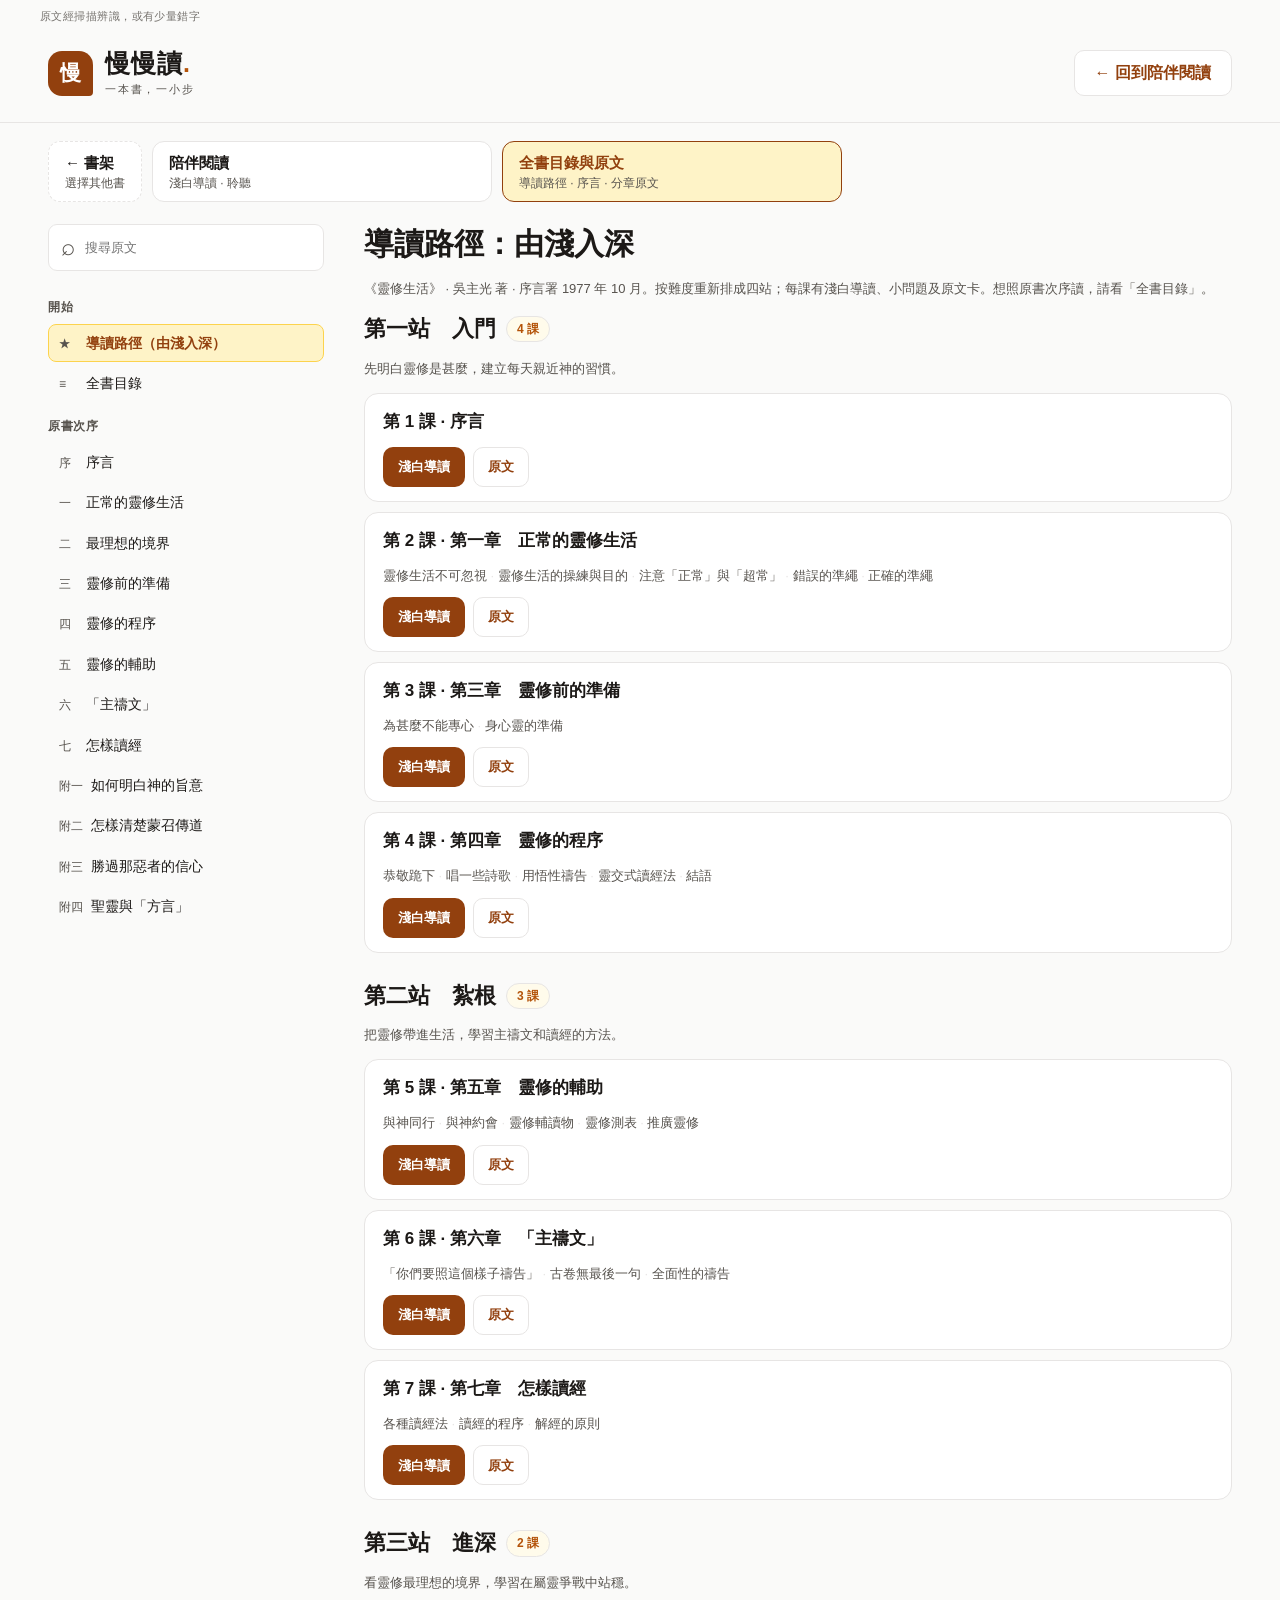
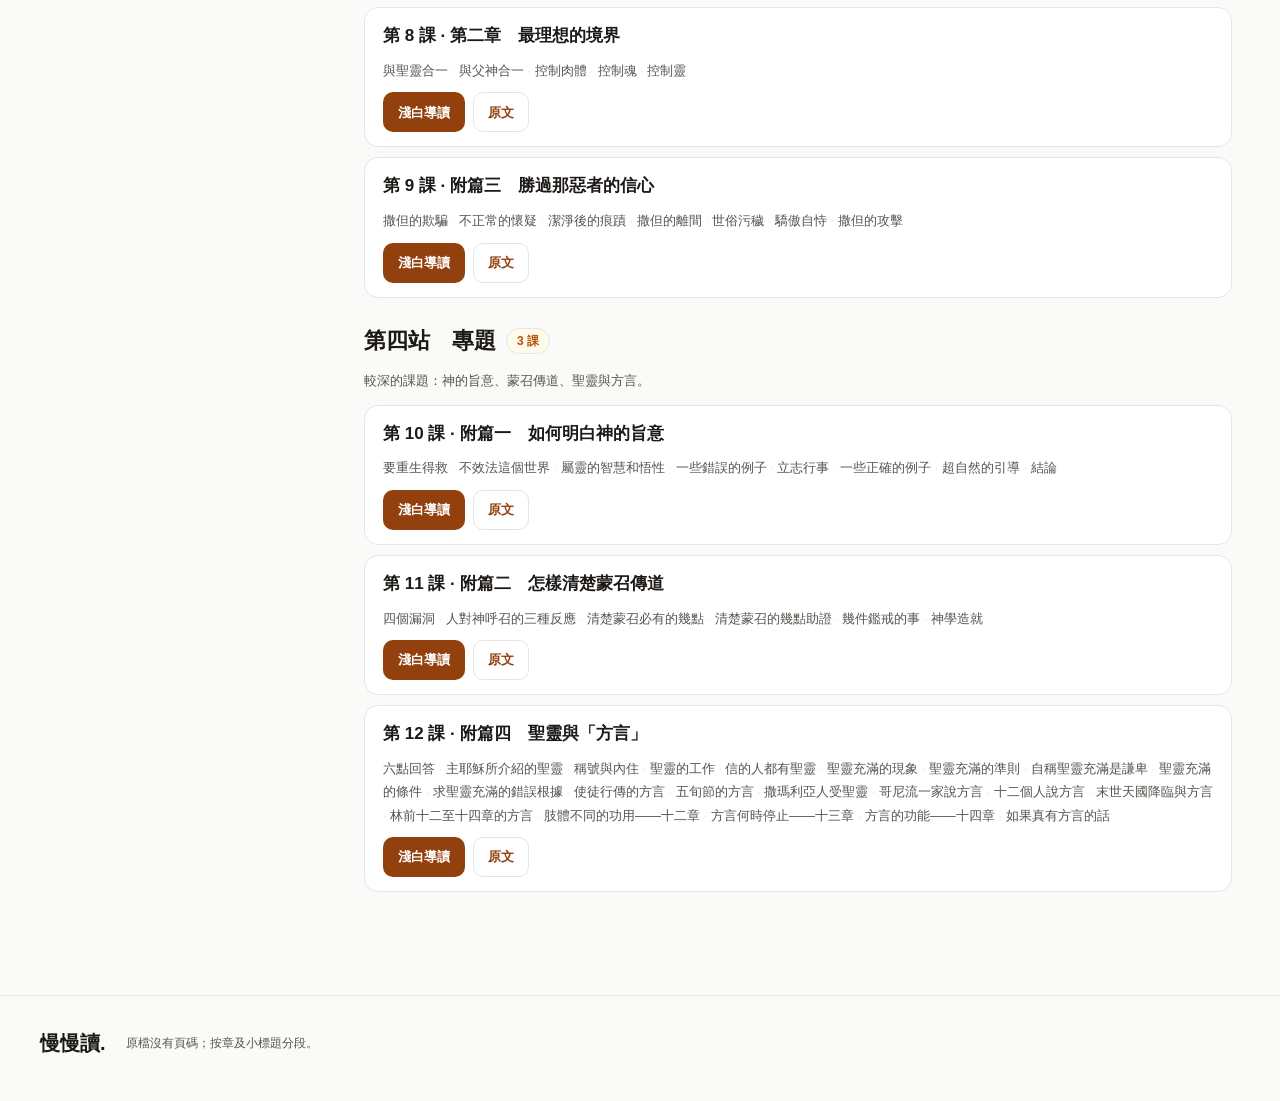
<file: study/lingxiu-book.html>
<!doctype html>
<html lang="zh-HK">
<head>
  <meta charset="UTF-8">
  <meta name="viewport" content="width=device-width, initial-scale=1">
  <meta name="theme-color" content="#92400e">
  <meta name="description" content="吳主光《靈修生活》：由淺入深導讀路徑、全書目錄（序言、七章、四附篇）及分章原文，可搜尋。">
  <title>目錄與原文 · 靈修生活 · 慢慢讀</title>
  <link rel="icon" href="assets/favicon.svg" type="image/svg+xml">
  <link rel="stylesheet" href="styles.css">
  <link rel="stylesheet" href="site-theme.css">
  <link rel="stylesheet" href="book.css">
  <script src="swipe.js"></script>
<script src="embed.js"></script>
  <script src="assets/lingxiu-book.js" defer></script>
  <script src="lingxiu-book.app.js" defer></script>
</head>
<body>
<a class="skip" href="#book-main">跳到內容</a>
<p class="study-note">原文經掃描辨識，或有少量錯字</p>
<header class="site-header">
  <a class="brand" href="lingxiu.html" aria-label="慢慢讀，回到靈修生活陪伴閱讀"><span class="brand-icon" aria-hidden="true">慢</span><span><strong>慢慢讀<span class="brand-dot">.</span></strong><small>一本書，一小步</small></span></a>
  <nav aria-label="主要功能"><a class="button outline" href="lingxiu.html">← 回到陪伴閱讀</a></nav>
</header>
<nav class="book-switch" aria-label="閱讀方式"><a class="shelf-link" href="index.html">← 書架<small>選擇其他書</small></a><a href="lingxiu.html">陪伴閱讀<small>淺白導讀 · 聆聽</small></a><a href="lingxiu-book.html" aria-current="page">全書目錄與原文<small>導讀路徑 · 序言 · 分章原文</small></a></nav>
<main class="book-layout">
  <aside class="book-sidebar" aria-label="全書導覽">
    <div class="book-sidebar-inner">
      <label class="search-label" for="book-search"><span aria-hidden="true">⌕</span><input type="search" id="book-search" placeholder="搜尋原文" aria-label="搜尋原文（全書）" autocomplete="off"></label>
      <label class="book-select-label" for="book-select">選擇章節</label>
      <select id="book-select" class="book-select" aria-label="選擇章節"></select>
      <nav id="book-nav" class="book-nav" aria-label="章節"></nav>
    </div>
  </aside>
  <section id="book-main" class="book-main" tabindex="-1" aria-live="off"></section>
</main>
<footer><a class="footer-brand" href="lingxiu.html">慢慢讀.</a><p>原檔沒有頁碼；按章及小標題分段。</p></footer>
<noscript><p class="noscript">這個頁面需要啟用 JavaScript。你也可以直接<a href="assets/lingxiu-source.txt">開啟文字檔</a>。</p></noscript>
</body>
</html>
</file>
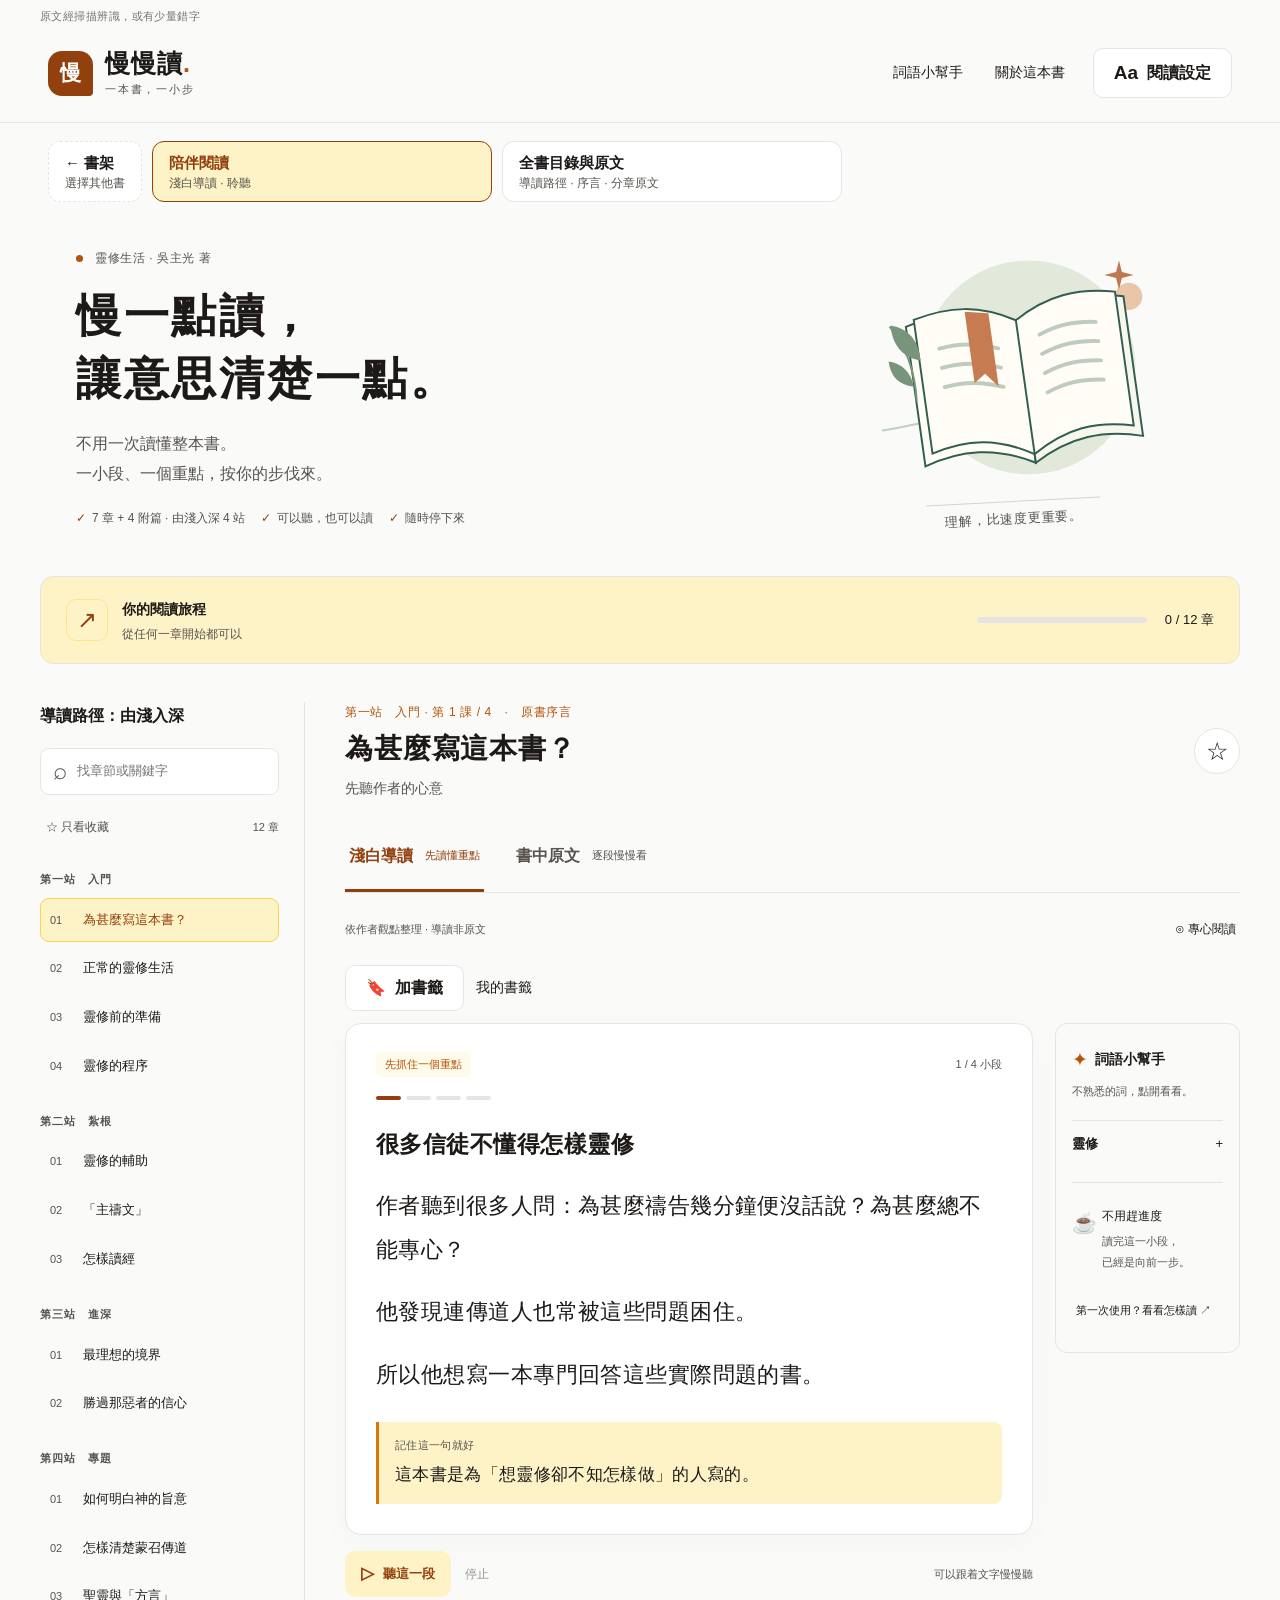
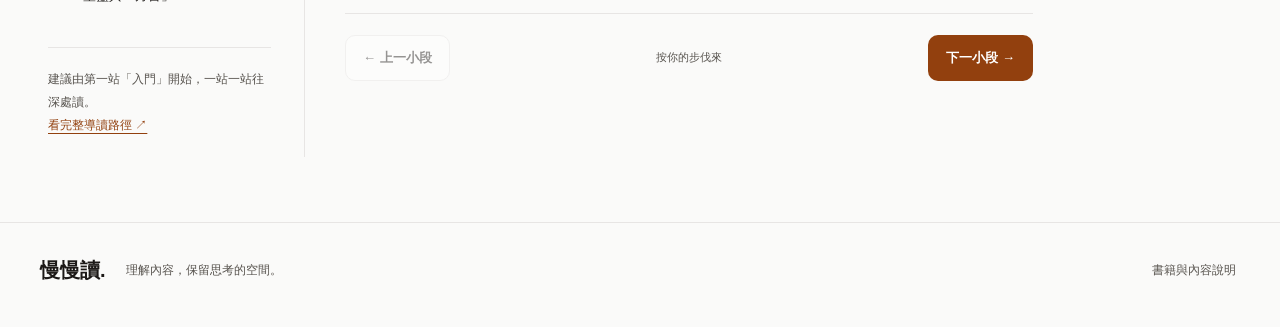
<file: study/lingxiu.html>
<!doctype html>
<html lang="zh-HK">
<head>
  <meta charset="UTF-8">
  <meta name="viewport" content="width=device-width, initial-scale=1">
  <meta name="theme-color" content="#92400e">
  <meta name="description" content="吳主光《靈修生活》：由淺入深的導讀路徑（入門→紮根→進深→專題），每章淺白導讀、原文卡及聆聽。">
  <title>慢慢讀 · 靈修生活陪伴閱讀</title>
  <link rel="icon" href="assets/favicon.svg" type="image/svg+xml">
  <link rel="stylesheet" href="styles.css">
  <link rel="stylesheet" href="site-theme.css">
  <link rel="stylesheet" href="book.css">
  <script src="swipe.js"></script>
<script src="embed.js"></script>
  <script src="assets/lingxiu-content.js" defer></script>
  <script src="app.js" defer></script>
</head>
<body>
<a class="skip" href="#reader">跳到閱讀內容</a>
<p class="study-note">原文經掃描辨識，或有少量錯字</p>
<header class="site-header">
  <a class="brand" href="#chapter-1" aria-label="慢慢讀，第一章"><span class="brand-icon" aria-hidden="true">慢</span><span><strong>慢慢讀<span class="brand-dot">.</span></strong><small>一本書，一小步</small></span></a>
  <nav aria-label="主要功能"><button id="glossary-open" class="text-button">詞語小幫手</button><button id="about-open" class="text-button desktop-only">關於這本書</button><button id="settings-open" class="button outline"><span aria-hidden="true">Aa</span> 閱讀設定</button></nav>
</header>
<nav class="book-switch" aria-label="閱讀方式"><a class="shelf-link" href="index.html">← 書架<small>選擇其他書</small></a><a href="lingxiu.html" aria-current="page">陪伴閱讀<small>淺白導讀 · 聆聽</small></a><a href="lingxiu-book.html">全書目錄與原文<small>導讀路徑 · 序言 · 分章原文</small></a></nav>
<main id="main">
  <section class="hero" aria-labelledby="welcome-title">
    <div class="hero-copy"><p class="eyebrow"><span class="live-dot" aria-hidden="true"></span> 靈修生活 · 吳主光 著</p><h1 id="welcome-title">慢一點讀，<br>讓意思清楚一點。</h1><p class="hero-description">不用一次讀懂整本書。<br>一小段、一個重點，按你的步伐來。</p><div class="hero-tags"><span>7 章 + 4 附篇 · 由淺入深 4 站</span><span>可以聽，也可以讀</span><span>隨時停下來</span></div></div>
    <div class="hero-art" aria-hidden="true"><svg viewBox="0 0 360 260" fill="none"><circle cx="195" cy="131" r="110" fill="#e2e8da"/><circle cx="298" cy="58" r="14" fill="#eac6a8"/><path d="M45 196c43-7 58-16 84-6" stroke="#bfd0c1" stroke-width="2" stroke-linecap="round"/><g transform="rotate(-8 190 140)"><path d="M77 73c43-12 77-9 113 12v145c-39-22-74-24-113-12V73Z" fill="#fffdf5" stroke="#315e50" stroke-width="2"/><path d="M190 85c36-21 70-24 113-12v145c-39-12-74-10-113 12V85Z" fill="#f8f7ed" stroke="#315e50" stroke-width="2"/><path d="M86 67c38-9 69-6 104 15 35-21 67-24 105-15v139c-38-10-69-7-105 15-36-22-67-25-104-15V67Z" fill="#fffdf6" stroke="#315e50" stroke-width="2"/><path d="M190 82v139" stroke="#315e50" stroke-width="2"/><path d="M212 100c19-7 36-9 59-5M212 120c19-7 36-9 59-5M212 140c19-7 36-9 59-5M212 160c19-7 36-9 59-5M108 100c22-3 39 0 60 8M108 120c22-3 39 0 60 8M108 140c22-3 39 0 60 8" stroke="#bfcbbd" stroke-width="4" stroke-linecap="round"/><path d="M139 66v74l12-8 12 15V71" fill="#c67c50"/></g><path d="M53 88c19 3 29 16 31 36-19-3-29-16-31-36ZM51 125c14 2 23 11 26 26-16-2-24-11-26-26Z" fill="#78947a"/><path d="M80 166c-2-34-12-57-28-77" stroke="#78947a" stroke-width="2"/><path d="m285 33 3-12 3 12 12 3-12 3-3 12-3-12-12-3 12-3Z" fill="#bd784e"/></svg><span class="art-note">理解，比速度更重要。</span></div>
  </section>
  <section class="overall-progress" aria-label="整本書閱讀進度"><div><span class="progress-icon" aria-hidden="true">↗</span><span><strong id="progress-label">你的閱讀旅程</strong><small id="progress-sub">從任何一章開始都可以</small></span></div><div class="overall-meter"><progress id="overall-meter" value="0" max="12" aria-label="已完成章節"></progress><span id="progress-number">0 / 12 章</span></div></section>
  <div class="workspace">
    <aside class="chapter-sidebar" aria-label="章節目錄"><div class="sidebar-heading"><h2>導讀路徑：由淺入深</h2><button id="catalog-toggle" class="text-button mobile-only" aria-expanded="false" aria-controls="catalog-body">展開目錄</button></div><div id="catalog-body"><label class="search-label" for="chapter-search"><span aria-hidden="true">⌕</span><input type="search" id="chapter-search" placeholder="找章節或關鍵字" autocomplete="off"></label><div class="filter-row"><button id="bookmark-filter" class="filter" aria-pressed="false">☆ 只看收藏</button><span id="chapter-count">12 章</span></div><div id="chapter-list"></div><p class="sidebar-note">建議由第一站「入門」開始，一站一站往深處讀。<br><a href="lingxiu-book.html#path">看完整導讀路徑 ↗</a></p></div></aside>
    <section class="reading-area" id="reader" aria-labelledby="chapter-title" tabindex="-1">
      <div class="chapter-heading"><div><p class="eyebrow" id="chapter-meta"></p><h2 id="chapter-title"></h2><p id="chapter-subtitle"></p></div><button id="bookmark" class="icon-button" aria-label="收藏這一章" aria-pressed="false">☆</button></div>
      <div class="reader-tabs" role="tablist" aria-label="閱讀模式"><button id="easy-tab" role="tab" aria-selected="true" aria-controls="reading-panel" tabindex="0">淺白導讀<span>先讀懂重點</span></button><button id="original-tab" role="tab" aria-selected="false" aria-controls="reading-panel" tabindex="-1">書中原文<span>逐段慢慢看</span></button></div>
      <div class="reading-tools"><span id="mode-note">依作者觀點整理 · 導讀非原文</span><button id="focus-toggle" class="text-button" aria-pressed="false"><span aria-hidden="true">⊙</span> 專心閱讀</button></div>
      <div class="reader-columns"><div class="reader-main"><div id="reading-panel" role="tabpanel" aria-labelledby="easy-tab"><article class="reading-card"><div class="card-top"><span id="card-label"></span><span id="card-count"></span></div><div class="step-dots" id="step-dots" aria-label="這章的小段落"></div><h3 id="card-title" tabindex="-1"></h3><div id="card-body" class="reading-text"></div><div id="takeaway" class="takeaway"></div><div id="quiz-feedback" class="feedback" role="status"></div></article></div>
        <div class="audio-bar"><button id="speak" class="button audio-button"><span aria-hidden="true">▷</span> 聽這一段</button><button id="speech-stop" class="text-button" disabled>停止</button><span id="audio-status">可以跟着文字慢慢聽</span></div>
        <div class="step-navigation"><button id="prev" class="button outline">← 上一小段</button><span id="navigation-label"></span><button id="next" class="button primary">下一小段 →</button></div><p class="swipe-hint" aria-hidden="true">左右掃動可轉頁</p>
        <p id="completion" class="completion" role="status"></p>
        <details class="original-jump" id="original-jump"><summary>想找書中某一頁？</summary><label for="source-page">跳到原書頁碼</label><div><input id="source-page" type="number" inputmode="numeric"><button id="page-go" class="button outline">前往原文</button></div><p id="page-help"></p></details>
      </div>
      <aside class="helper-panel" aria-label="這章的閱讀小幫手"><div class="helper-heading"><span aria-hidden="true">✦</span><h3>詞語小幫手</h3></div><p class="helper-intro">不熟悉的詞，點開看看。</p><div id="chapter-glossary"></div><div class="gentle-note"><span aria-hidden="true">☕</span><strong>不用趕進度</strong><p>讀完這一小段，<br>已經是向前一步。</p></div><button id="help-open" class="text-button">第一次使用？看看怎樣讀 ↗</button></aside></div>
    </section>
  </div>
</main>
<footer><a class="footer-brand" href="#chapter-1">慢慢讀.</a><p>理解內容，保留思考的空間。</p><button id="footer-about" class="text-button">書籍與內容說明</button></footer>
<div id="announcement" class="sr-only" role="status" aria-live="polite"></div>
<dialog id="settings-dialog" aria-labelledby="settings-title"><div class="dialog-heading"><div><p class="eyebrow">找到舒服的閱讀方式</p><h2 id="settings-title">閱讀設定</h2></div><button class="dialog-close icon-button" aria-label="關閉閱讀設定">×</button></div><p>沒有標準答案，舒服就好。</p><label class="setting-label" for="font-size">字體大小 <output id="font-output">22 px</output></label><input id="font-size" type="range" min="18" max="32" step="2" value="22"><label class="setting-label" for="line-height">行距 <output id="line-output">寬鬆</output></label><input id="line-height" type="range" min="1.6" max="2.6" step="0.2" value="2"><label class="setting-label" for="letter-spacing">字距</label><select id="letter-spacing"><option value="0.02">一般</option><option value="0.08">寬一點</option><option value="0.14">更寬</option></select><label class="setting-label" for="theme">頁面顏色</label><select id="theme"><option value="paper">暖紙色</option><option value="white">白色</option><option value="dark">深色</option></select><label class="setting-label" for="voice">聆聽語音</label><select id="voice"><option value="">裝置的預設中文語音</option></select><p class="field-note">粵語或國語是否可用，視乎裝置安裝的語音。部分語音需要網絡。</p><label class="setting-label" for="speech-rate">朗讀速度 <output id="rate-output">0.85 倍</output></label><input id="speech-rate" type="range" min="0.5" max="1.2" step="0.05" value="0.85"><button id="settings-reset" class="button outline">還原閱讀設定</button><p class="field-note">只還原版面和語音設定，保留你的閱讀進度。</p></dialog>
<dialog id="glossary-dialog" aria-labelledby="glossary-title"><div class="dialog-heading"><div><p class="eyebrow">不明白，可以慢慢查</p><h2 id="glossary-title">詞語小幫手</h2></div><button class="dialog-close icon-button" aria-label="關閉詞語小幫手">×</button></div><label class="search-label" for="glossary-search"><span aria-hidden="true">⌕</span><input type="search" id="glossary-search" placeholder="輸入一個詞語"></label><div id="all-glossary"></div></dialog>
<dialog id="about-dialog" aria-labelledby="about-title"><div class="dialog-heading"><h2 id="about-title">關於這本書與導讀</h2><button class="dialog-close icon-button" aria-label="關閉書籍說明">×</button></div><p>原書：《靈修生活》</p><p>著者：吳主光（序言署 1977 年 10 月）<br>來源文字檔沒有出版社或版權頁資料。</p><p>全書包括序言、七章正文及四篇附篇。這裡按「由淺入深」重新排列成四站：<br>① 入門（序言、第一、三、四章）→ ② 紮根（第五、六、七章）→ ③ 進深（第二章、附篇三）→ ④ 專題（附篇一、二、四）。目錄頁保留原書次序。</p><p>「淺白導讀」是輔助理解的編寫內容，不是作者原句。附篇四涉及聖靈與方言等教會間有不同看法的題目，導讀只整理作者的論點，本站不作評斷。</p><p>原文經掃描辨識（原檔沒有頁碼），只修正少量明顯錯字及斷行；其餘照錄，或仍有錯字。</p><a class="button outline" href="assets/lingxiu-source.txt" download>下載原始文字檔 ↓</a><hr><p class="field-note">進度和偏好只儲存在目前瀏覽器（slow-reader:lingxiu:v1），沒有帳戶或追蹤分析。</p></dialog>
<dialog id="help-dialog" aria-labelledby="help-title"><div class="dialog-heading"><h2 id="help-title">三步開始，慢慢來</h2><button class="dialog-close icon-button" aria-label="關閉使用說明">×</button></div><ol class="help-steps"><li><strong>選一章</strong><p>從左邊的目錄選題目，不用順序讀。</p></li><li><strong>讀一小段，或按「聽這一段」</strong><p>看不清，可以在閱讀設定調大文字。</p></li><li><strong>按「下一小段」</strong><p>不明白可重讀、查詞語或看提示。最後可記下這章已讀完。</p></li></ol><p>建議按導讀路徑由第一站開始，一站一站往深處讀。想看作者原句，就選「書中原文」。有疑問，也可以找信任的人一起讀。</p></dialog>
<noscript><p class="noscript">這個閱讀工具需要啟用 JavaScript。你也可以直接<a href="assets/book-full.txt">開啟文字檔</a>。</p></noscript>
</body>
</html>
</file>
